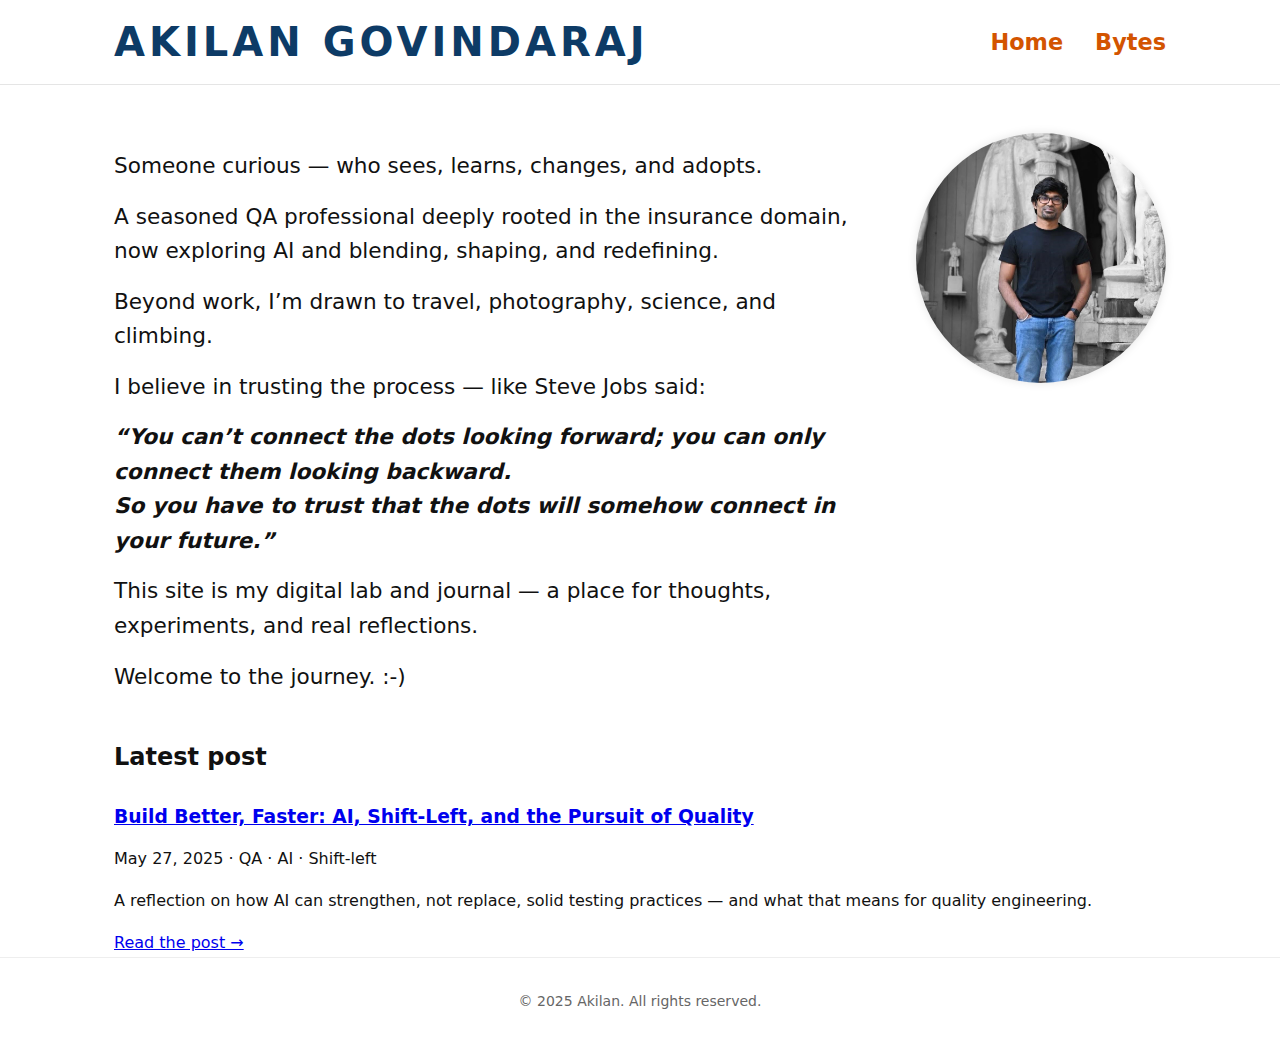
<file: index.html>
<!DOCTYPE html>
<html lang="en">
<head>
  <meta charset="UTF-8" />
  <meta name="viewport" content="width=device-width, initial-scale=1" />
  <title>Akilan</title>
  <link rel="stylesheet" href="/assets/css/style.css" />
</head>
<body>

  <div class="page">

    <div id="header"></div>

    <main role="main" class="main-content container">

      <section class="about-layout">
        <div class="about-text">

          <p>Someone curious — who sees, learns, changes, and adopts.</p>

          <p>
            A seasoned QA professional deeply rooted in the insurance domain, now exploring AI and blending,
            shaping, and redefining.
          </p>

          <p>Beyond work, I’m drawn to travel, photography, science, and climbing.</p>

          <p>I believe in trusting the process — like Steve Jobs said:</p>

          <p>
            <strong><em>
              “You can’t connect the dots looking forward; you can only connect them looking backward.<br />
              So you have to trust that the dots will somehow connect in your future.”
            </em></strong>
          </p>

          <p>
            This site is my digital lab and journal — a place for thoughts, experiments, and real reflections.
          </p>

          <p>Welcome to the journey. :-)</p>
        </div>

        <div class="about-photo">
          <img
            src="/assets/images/profile-photo.jpg"
            alt="Akilan"
            class="profile-photo"
          />
        </div>
      </section>

      <section class="latest-post">
        <h2>Latest post</h2>
        <article class="post-card">
          <h3>
            <a href="posts/build-better-faster-ai.html">
              Build Better, Faster: AI, Shift-Left, and the Pursuit of Quality
            </a>
          </h3>
          <p class="post-meta">May 27, 2025 · QA · AI · Shift-left</p>
          <p class="post-excerpt">
            A reflection on how AI can strengthen, not replace, solid testing practices — and what
            that means for quality engineering.
          </p>
          <a class="post-link" href="posts/build-better-faster-ai.html">Read the post →</a>
        </article>
      </section>

    </main>

    <div id="footer"></div>
  </div>

  <script src="assets/js/includes.js"></script>
</body>
</html>
</file>
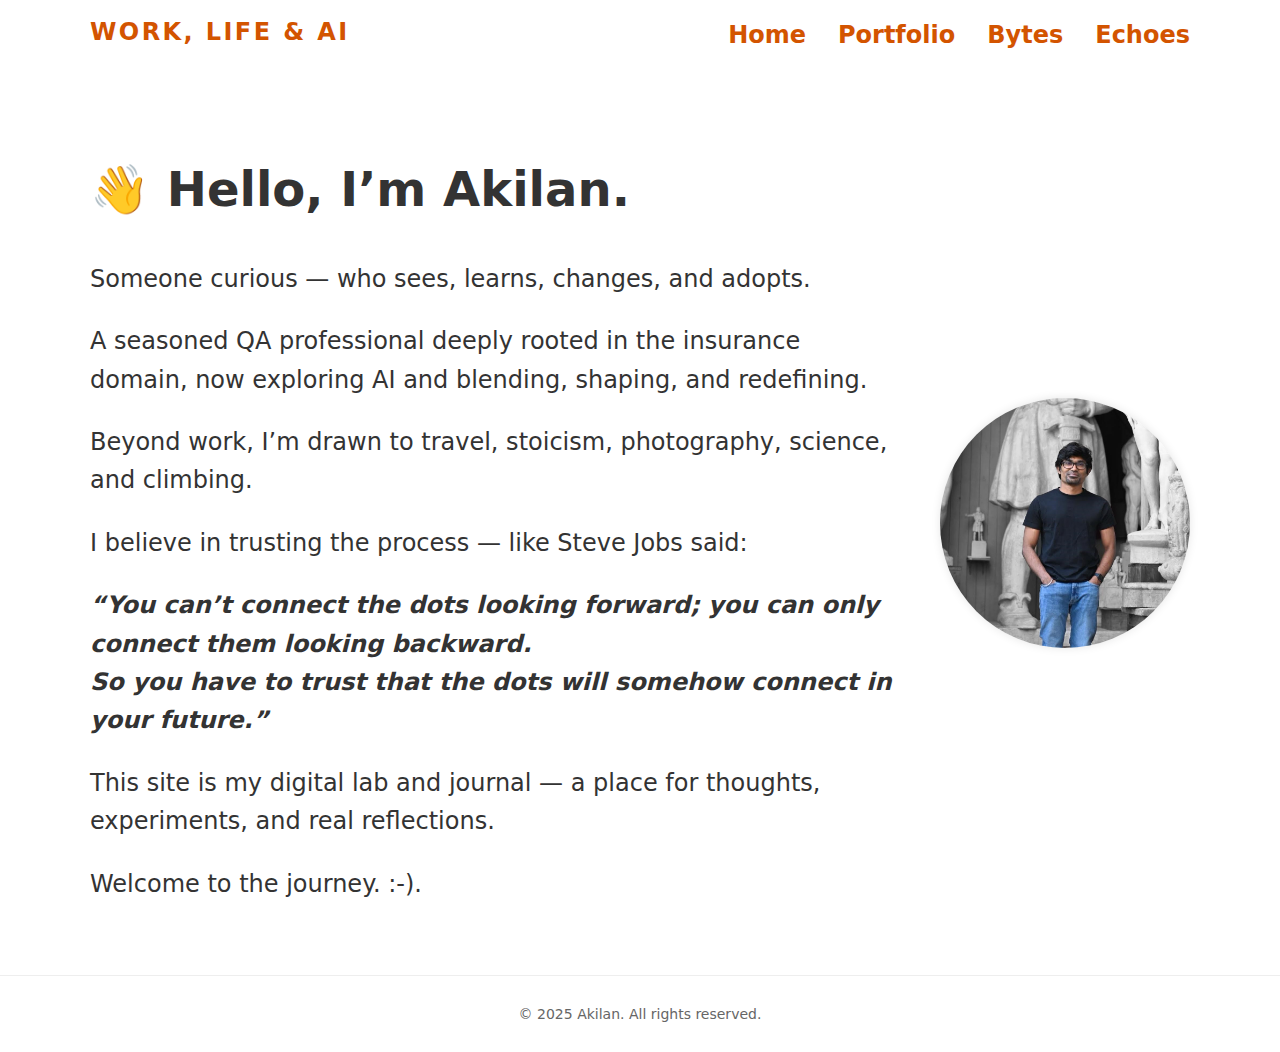
<file: _site/index.html>
<!DOCTYPE html>
<html lang="en">
<head>
  <meta charset="UTF-8" />
  <meta name="viewport" content="width=device-width, initial-scale=1" />
  <title>Home</title>
  <link rel="stylesheet" href="/css/style.css" />
</head>
<body>
  <nav class="site-nav" role="navigation" aria-label="Primary navigation">
    <div class="nav-container">
      <a href="/" class="site-name">WORK, LIFE & AI</a>
      <ul>
        <li><a href="/">Home</a></li>
        <li><a href="/portfolio/">Portfolio</a></li>
        <li><a href="/bytes/">Bytes</a></li>
        <li><a href="/echoes/">Echoes</a></li>
      </ul>
    </div>
  </nav>

  <main role="main" class="main-content">
    <section class="about-text">
      <h1 id="-hello-im-akilan">👋 Hello, I’m Akilan.</h1>

<p>Someone curious — who sees, learns, changes, and adopts.</p>

<p>A seasoned QA professional deeply rooted in the insurance domain, now exploring AI and blending, shaping, and redefining.</p>

<p>Beyond work, I’m drawn to travel, stoicism, photography, science, and climbing.</p>

<p>I believe in trusting the process — like Steve Jobs said:</p>

<p><strong><em>“You can’t connect the dots looking forward; you can only connect them looking backward.<br />
So you have to trust that the dots will somehow connect in your future.”</em></strong></p>

<p>This site is my digital lab and journal — a place for thoughts, experiments, and real reflections.</p>

<p>Welcome to the journey. :-).</p>

    </section>

    <!-- Profile photo on the right (desktop), on top (mobile) -->
    <img src="/assets/images/profile-photo.jpg" alt="Akilan" class="profile-photo" />
  </main>

  <footer class="site-footer">
    <p>&copy; 2025 Akilan. All rights reserved.</p>
  </footer>
</body>
</html>
</file>
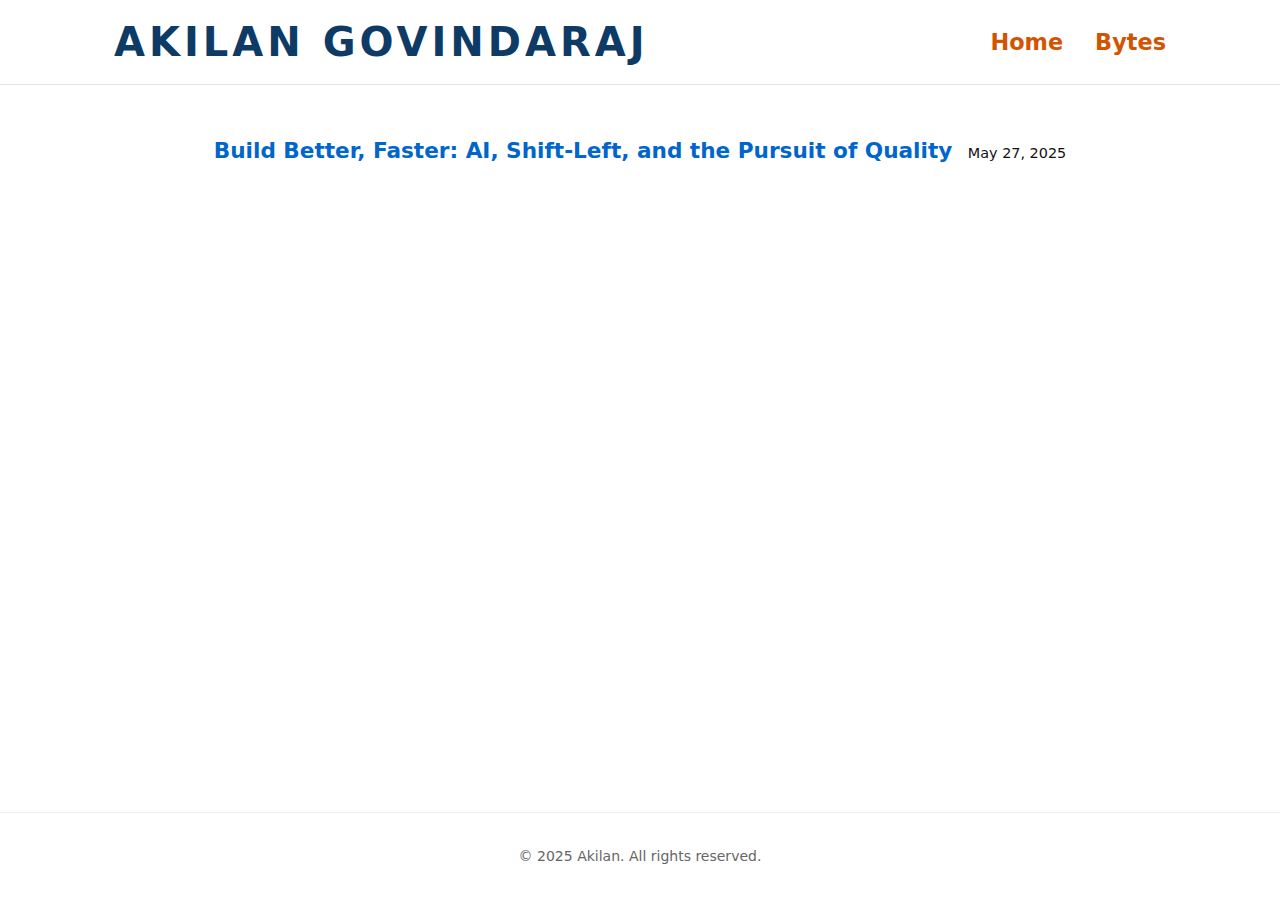
<file: bytes/index.html>
<!DOCTYPE html>
<html lang="en">
<head>
  <meta charset="UTF-8" />
  <meta name="viewport" content="width=device-width, initial-scale=1" />
  <title>Bytes</title>
  <link rel="stylesheet" href="/assets/css/style.css" />
</head>
<body>

    <div class="page">

        <div id="header"></div>

            <main role="main" class="main-content container">

                <section class="bytes-section">

                    <ul class="bytes-list">
                        <li class="bytes-item">
                            <a href="/posts/build-better-faster-ai/">
                                Build Better, Faster: AI, Shift-Left, and the Pursuit of Quality
                            </a>
                            <span class="bytes-date">May 27, 2025</span>
                        </li>
                    </ul>
                </section>
            </main>

        <div id="footer"></div>
    </div>

  <script src="/assets/js/includes.js"></script>
</body>
</html>
</file>
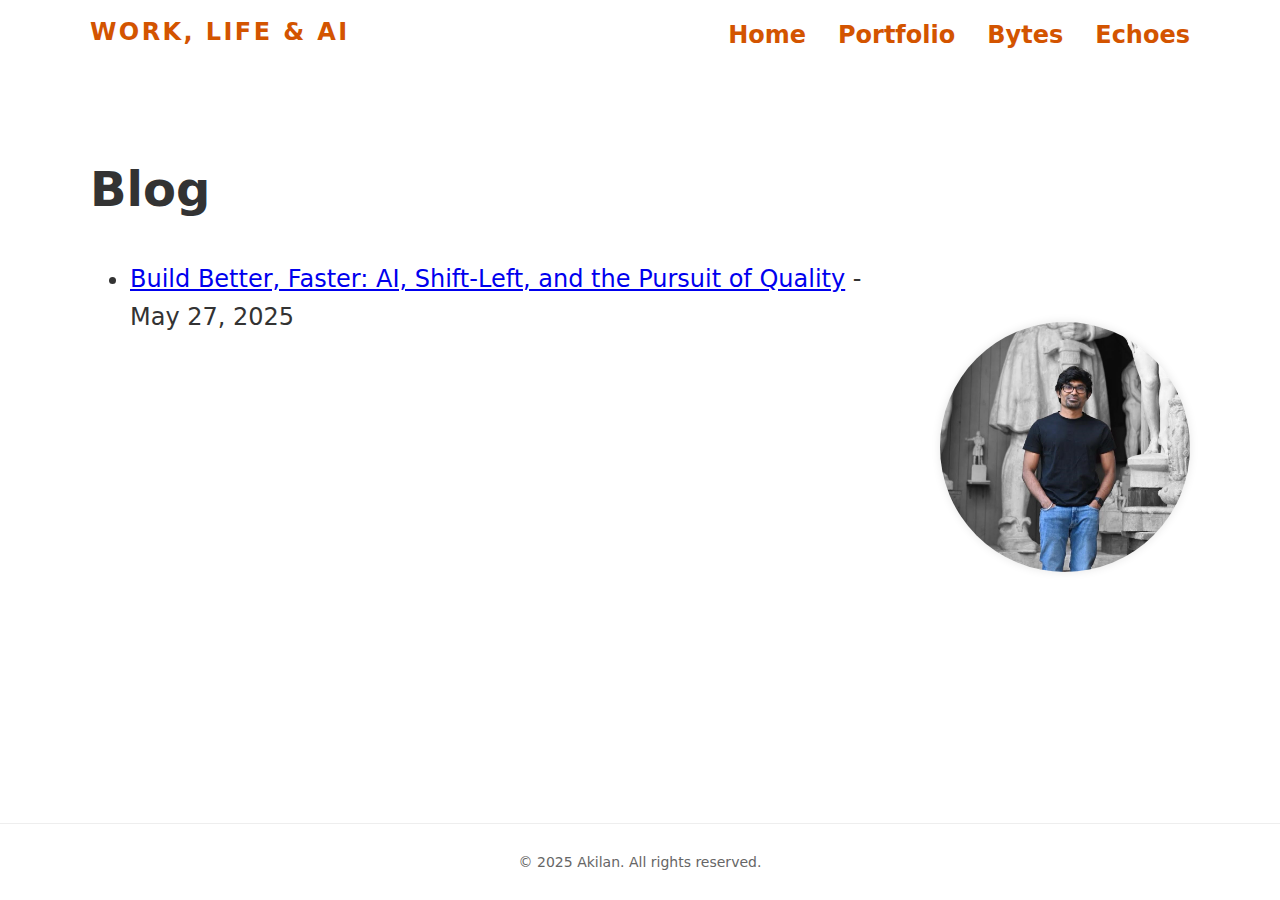
<file: _site/blog/index.html>
<!DOCTYPE html>
<html lang="en">
<head>
  <meta charset="UTF-8" />
  <meta name="viewport" content="width=device-width, initial-scale=1" />
  <title>Blog</title>
  <link rel="stylesheet" href="/css/style.css" />
</head>
<body>
  <nav class="site-nav" role="navigation" aria-label="Primary navigation">
    <div class="nav-container">
      <a href="/" class="site-name">WORK, LIFE & AI</a>
      <ul>
        <li><a href="/">Home</a></li>
        <li><a href="/portfolio/">Portfolio</a></li>
        <li><a href="/bytes/">Bytes</a></li>
        <li><a href="/echoes/">Echoes</a></li>
      </ul>
    </div>
  </nav>

  <main role="main" class="main-content">
    <section class="about-text">
      <h1 id="blog">Blog</h1>

<ul>
  
    <li><a href="/2025/05/27/build-better-faster-ai-shift-left/">Build Better, Faster: AI, Shift-Left, and the Pursuit of Quality</a> - May 27, 2025</li>
  
</ul>

    </section>

    
    
      <img src="/assets/images/profile-photo.jpg" alt="Akilan" class="profile-photo" />
    
  </main>

  <footer class="site-footer">
    <p>&copy; 2025 Akilan. All rights reserved.</p>
  </footer>
</body>
</html>
</file>
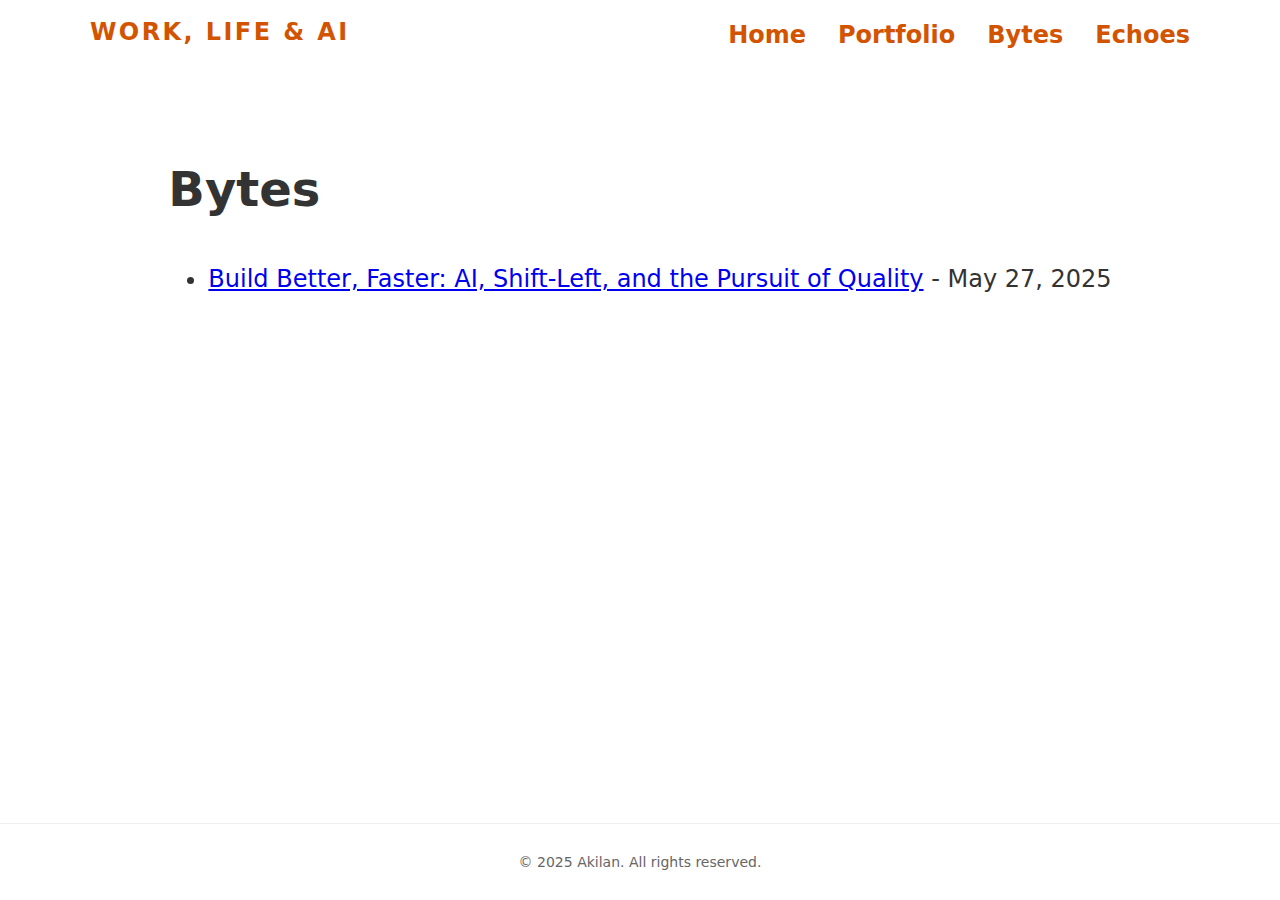
<file: _site/bytes/index.html>
<!DOCTYPE html>
<html lang="en">
<head>
  <meta charset="UTF-8" />
  <meta name="viewport" content="width=device-width, initial-scale=1" />
  <title>Bytes</title>
  <link rel="stylesheet" href="/css/style.css" />
</head>
<body>
  <nav class="site-nav" role="navigation" aria-label="Primary navigation">
    <div class="nav-container">
      <a href="/" class="site-name">WORK, LIFE & AI</a>
      <ul>
        <li><a href="/">Home</a></li>
        <li><a href="/portfolio/">Portfolio</a></li>
        <li><a href="/bytes/">Bytes</a></li>
        <li><a href="/echoes/">Echoes</a></li>
      </ul>
    </div>
  </nav>

  <main role="main" class="main-content">
    <section class="about-text">
      <h1 id="bytes">Bytes</h1>

<ul class="no-bullets">
  
    <li><a href="/2025/05/27/build-better-faster-ai-shift-left/">Build Better, Faster: AI, Shift-Left, and the Pursuit of Quality</a> - May 27, 2025</li>
  
</ul>


    </section>

    
    
  </main>

  <footer class="site-footer">
    <p>&copy; 2025 Akilan. All rights reserved.</p>
  </footer>
</body>
</html>
</file>
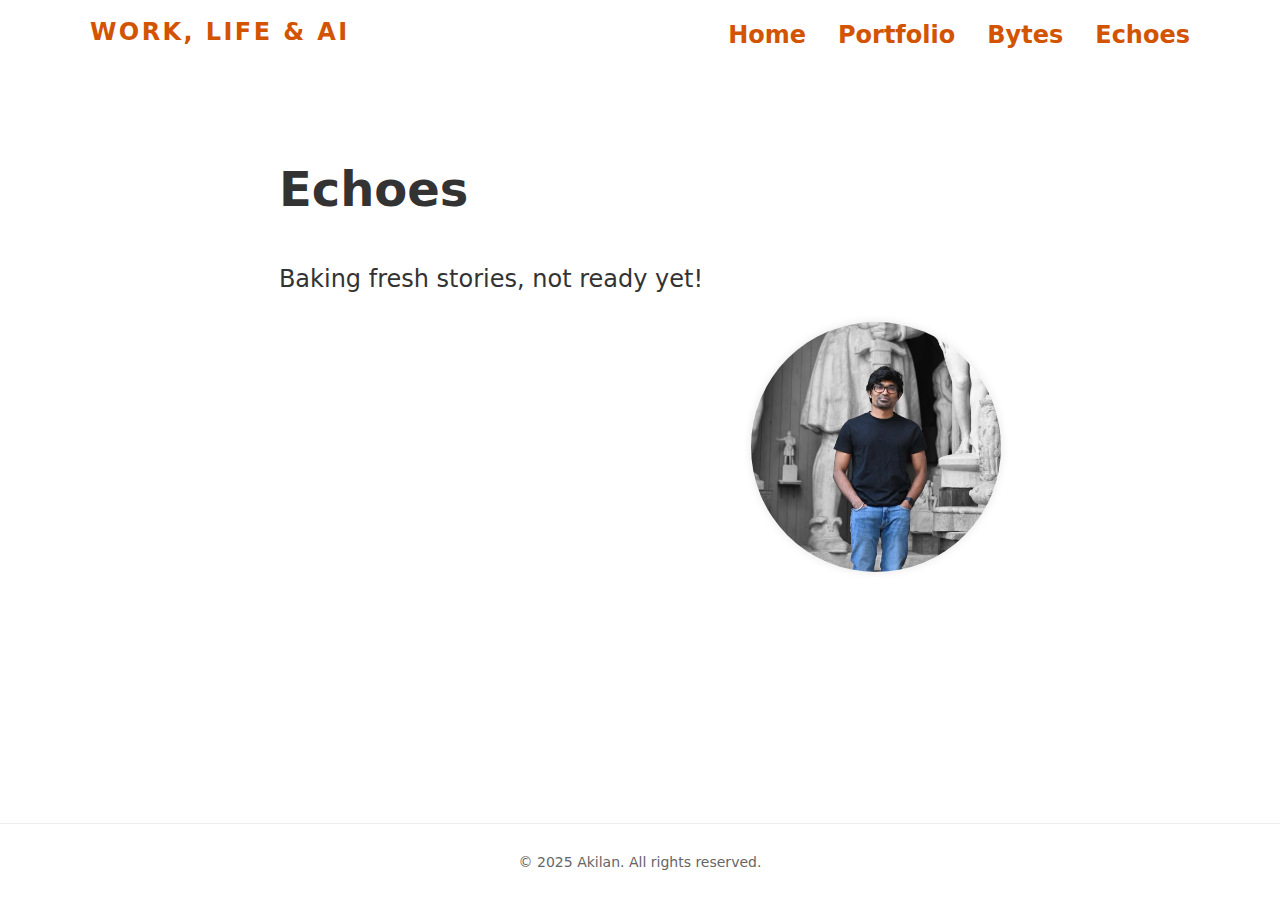
<file: _site/echoes/index.html>
<!DOCTYPE html>
<html lang="en">
<head>
  <meta charset="UTF-8" />
  <meta name="viewport" content="width=device-width, initial-scale=1" />
  <title>Echoes</title>
  <link rel="stylesheet" href="/css/style.css" />
</head>
<body>
  <nav class="site-nav" role="navigation" aria-label="Primary navigation">
    <div class="nav-container">
      <a href="/" class="site-name">WORK, LIFE & AI</a>
      <ul>
        <li><a href="/">Home</a></li>
        <li><a href="/portfolio/">Portfolio</a></li>
        <li><a href="/bytes/">Bytes</a></li>
        <li><a href="/echoes/">Echoes</a></li>
      </ul>
    </div>
  </nav>

  <main role="main" class="main-content">
    <section class="about-text">
      <h1 id="echoes">Echoes</h1>
<p>Baking fresh stories, not ready yet!</p>

    </section>

    <!-- Profile photo on the right (desktop), on top (mobile) -->
    <img src="/assets/images/profile-photo.jpg" alt="Akilan" class="profile-photo" />
  </main>

  <footer class="site-footer">
    <p>&copy; 2025 Akilan. All rights reserved.</p>
  </footer>
</body>
</html>
</file>
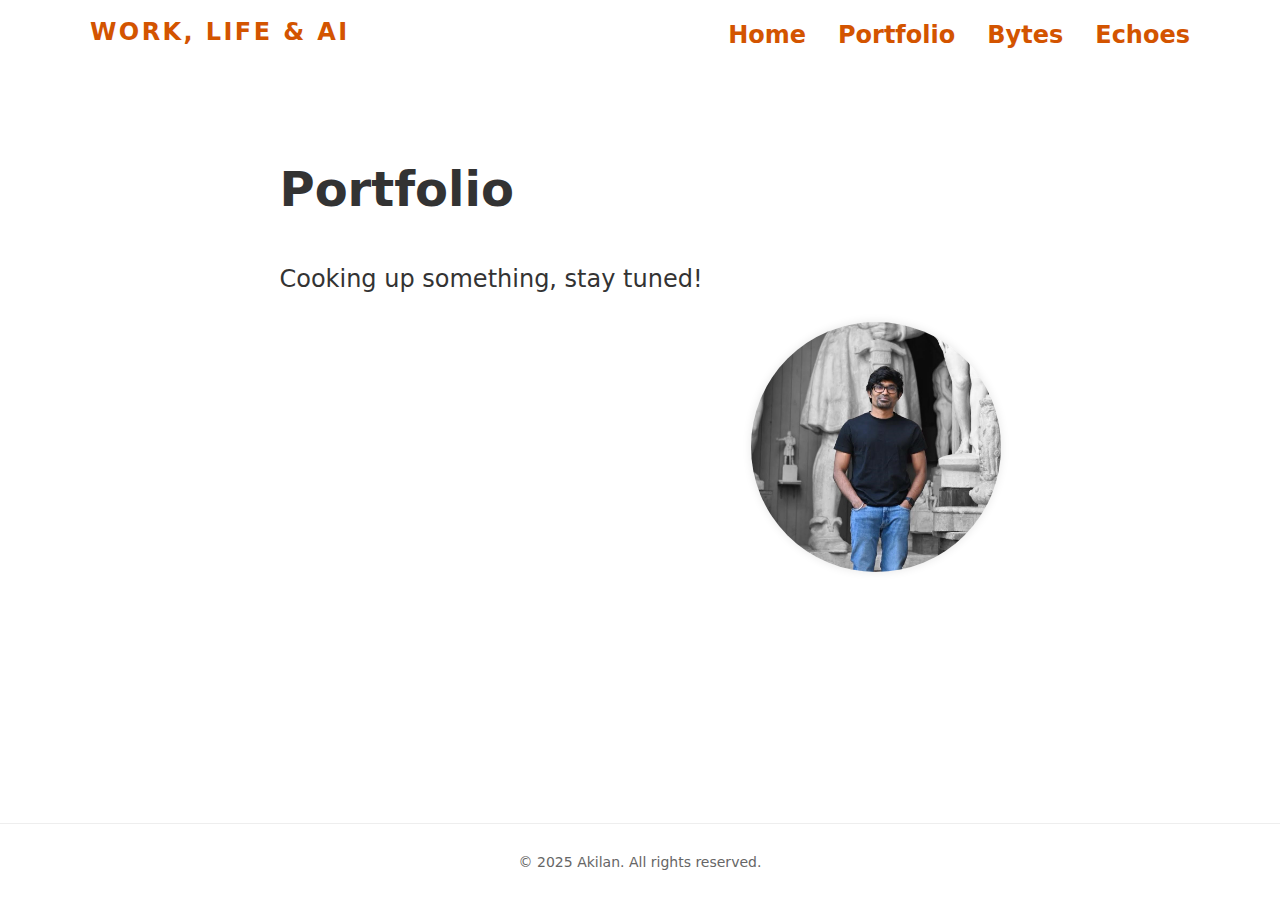
<file: _site/portfolio/index.html>
<!DOCTYPE html>
<html lang="en">
<head>
  <meta charset="UTF-8" />
  <meta name="viewport" content="width=device-width, initial-scale=1" />
  <title>Portfolio</title>
  <link rel="stylesheet" href="/css/style.css" />
</head>
<body>
  <nav class="site-nav" role="navigation" aria-label="Primary navigation">
    <div class="nav-container">
      <a href="/" class="site-name">WORK, LIFE & AI</a>
      <ul>
        <li><a href="/">Home</a></li>
        <li><a href="/portfolio/">Portfolio</a></li>
        <li><a href="/bytes/">Bytes</a></li>
        <li><a href="/echoes/">Echoes</a></li>
      </ul>
    </div>
  </nav>

  <main role="main" class="main-content">
    <section class="about-text">
      <h1 id="portfolio">Portfolio</h1>
<p>Cooking up something, stay tuned!</p>

    </section>

    <!-- Profile photo on the right (desktop), on top (mobile) -->
    <img src="/assets/images/profile-photo.jpg" alt="Akilan" class="profile-photo" />
  </main>

  <footer class="site-footer">
    <p>&copy; 2025 Akilan. All rights reserved.</p>
  </footer>
</body>
</html>
</file>
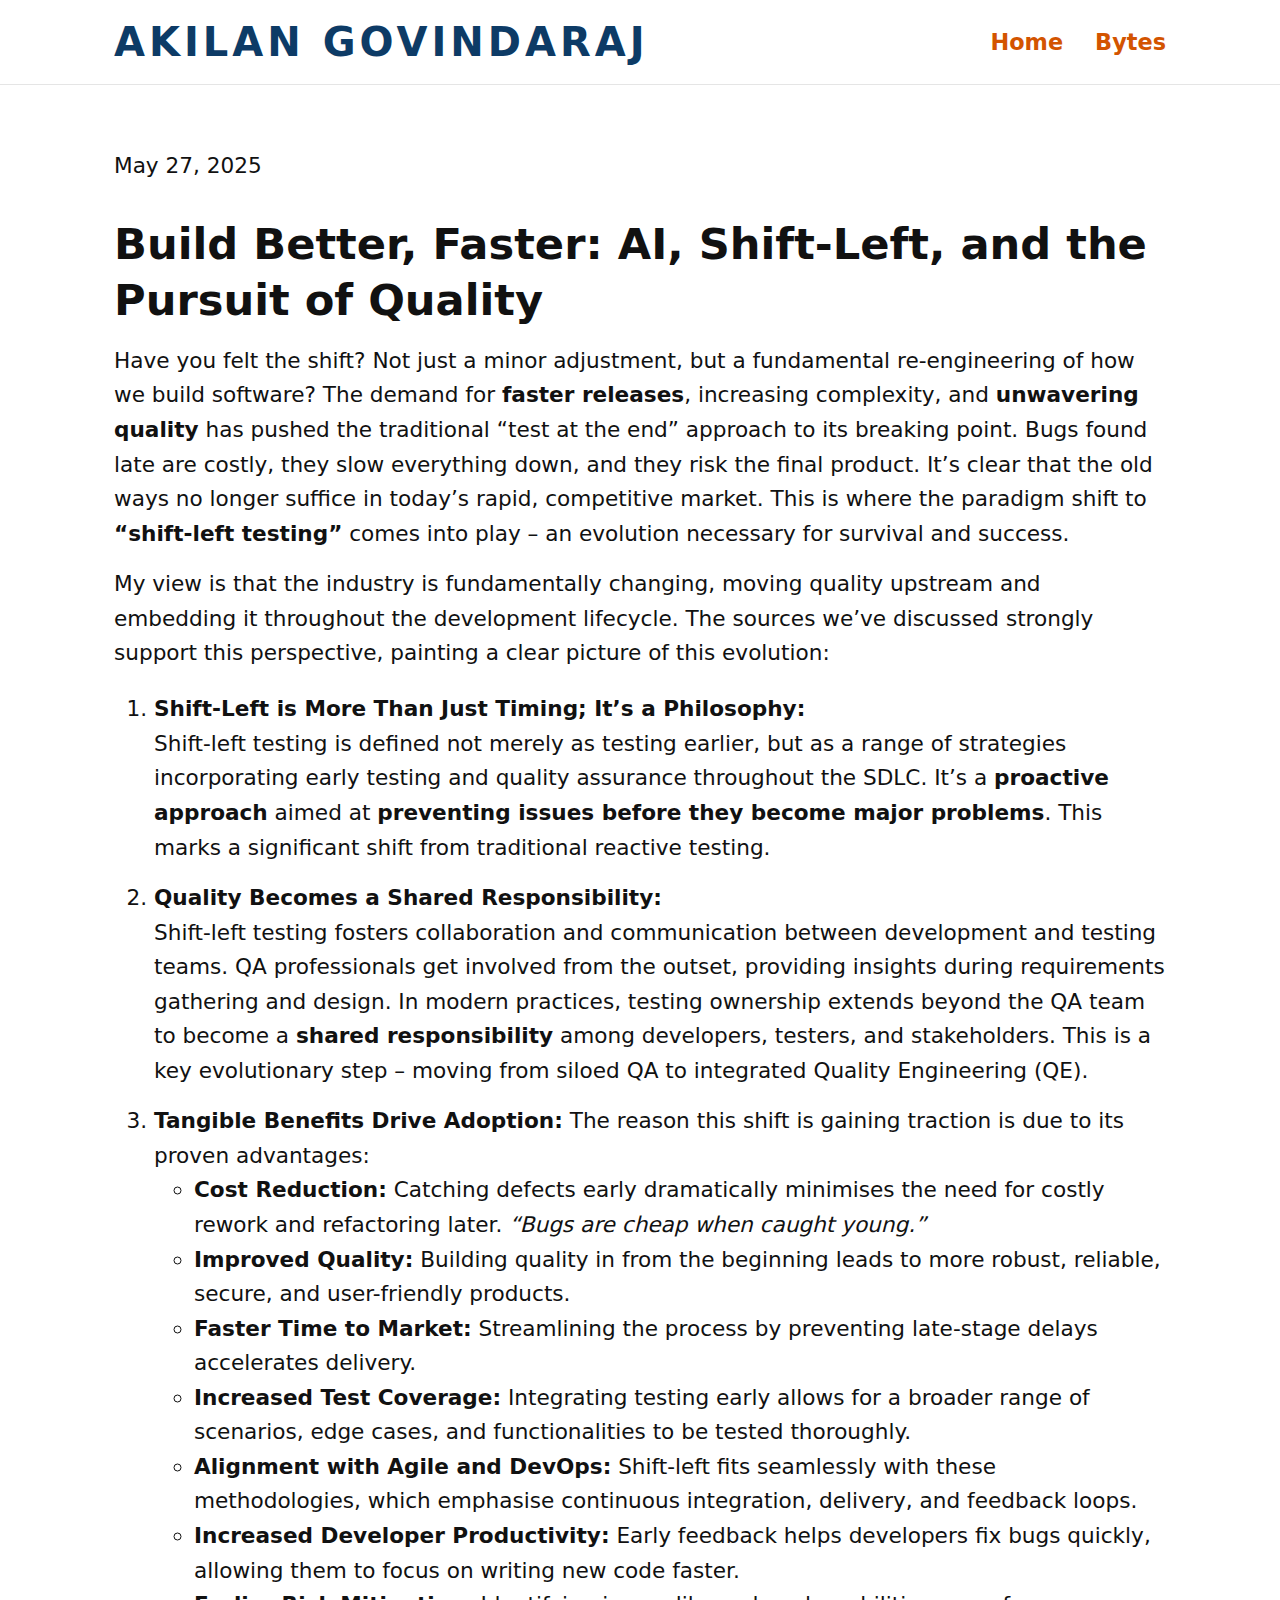
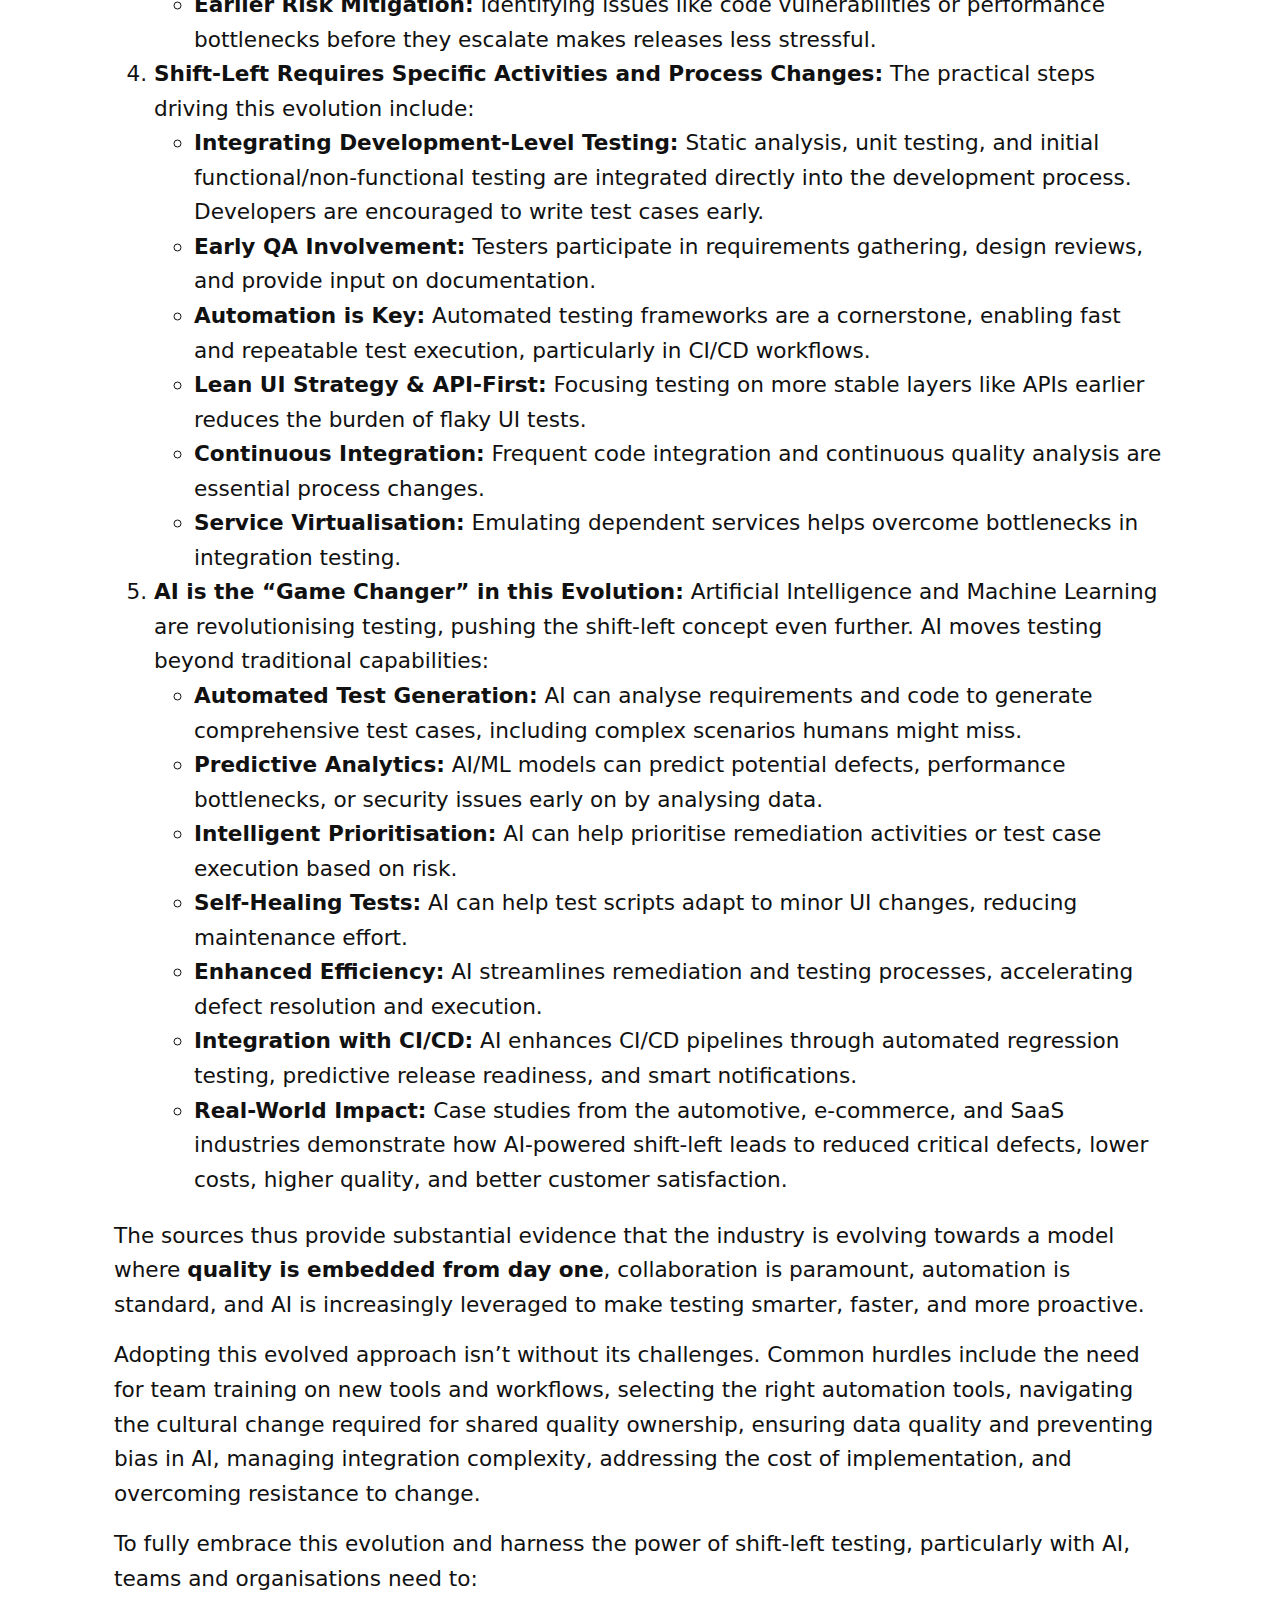
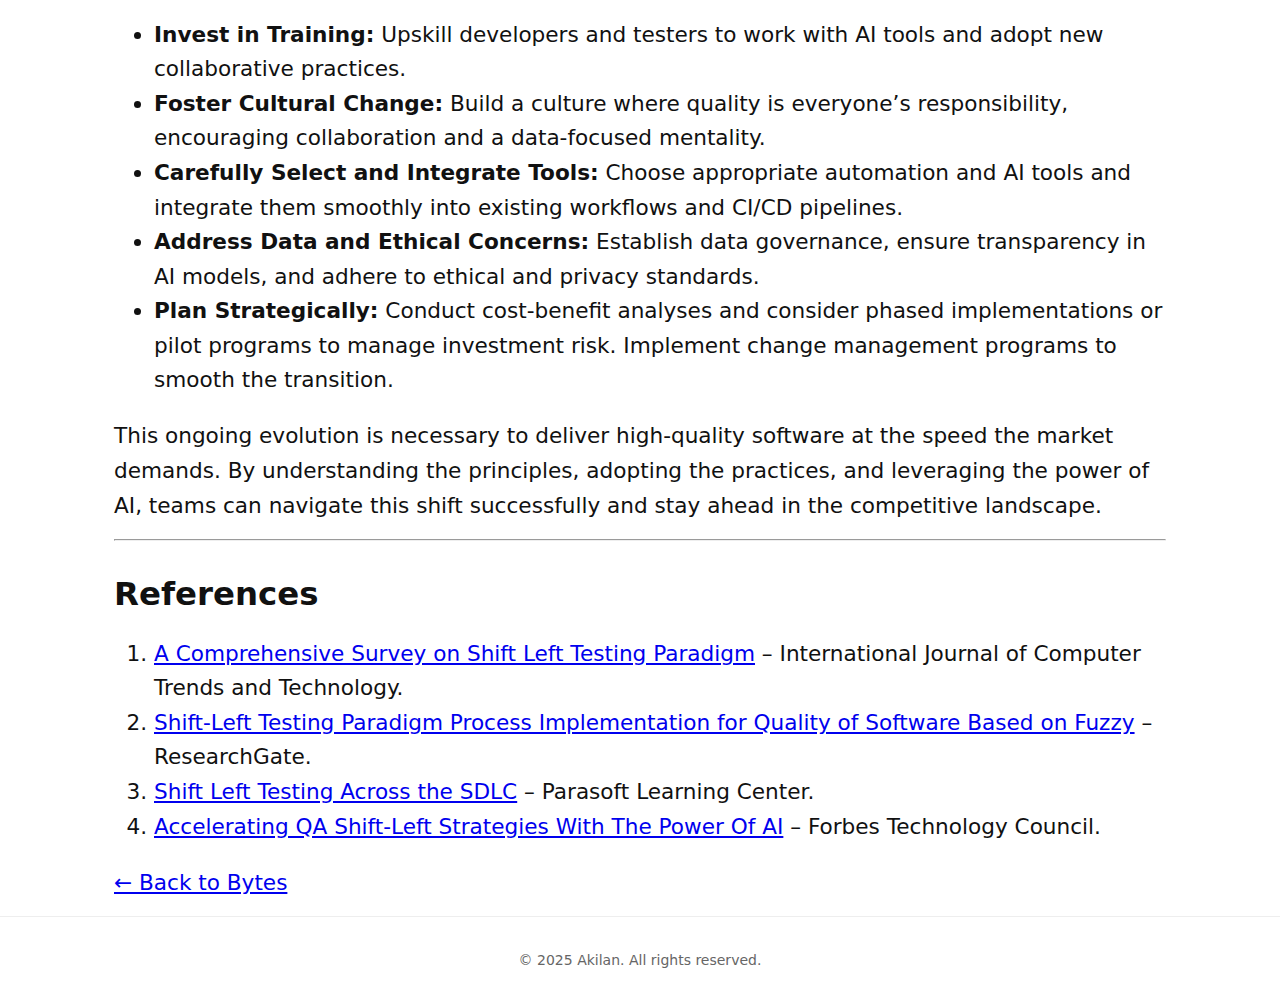
<file: posts/build-better-faster-ai/index.html>
<!DOCTYPE html>
<html lang="en">
<head>
  <meta charset="UTF-8" />
  <meta name="viewport" content="width=device-width, initial-scale=1" />
  <title>Build Better, Faster: AI, Shift-Left, and the Pursuit of Quality</title>
  <link rel="stylesheet" href="/assets/css/style.css" />
</head>
<body>

  <div class="page">
    <div id="header"></div>

    <main role="main" class="main-content container">
      <section class="post-main">
        <!-- <div class="blog-picture">
            <img
                src="/assets/images/Pursuit of Quality.png"
                alt="Pursuit of Quality"
            />
        </div> -->

        <article class="post-content">
    
          <p class="post-date">May 27, 2025</p>

          <h1>Build Better, Faster: AI, Shift-Left, and the Pursuit of Quality</h1>

          <p>Have you felt the shift? Not just a minor adjustment, but a fundamental re-engineering of how we build software? The demand for <strong>faster releases</strong>, increasing complexity, and <strong>unwavering quality</strong> has pushed the traditional “test at the end” approach to its breaking point. Bugs found late are costly, they slow everything down, and they risk the final product. It’s clear that the old ways no longer suffice in today’s rapid, competitive market. This is where the paradigm shift to <strong>“shift-left testing”</strong> comes into play – an evolution necessary for survival and success.</p>

          <p>My view is that the industry is fundamentally changing, moving quality upstream and embedding it throughout the development lifecycle. The sources we’ve discussed strongly support this perspective, painting a clear picture of this evolution:</p>

          <ol>
            <li>
              <p><strong>Shift-Left is More Than Just Timing; It’s a Philosophy:</strong><br />
              Shift-left testing is defined not merely as testing earlier, but as a range of strategies incorporating early testing and quality assurance throughout the SDLC. It’s a <strong>proactive approach</strong> aimed at <strong>preventing issues before they become major problems</strong>. This marks a significant shift from traditional reactive testing.</p>
            </li>
            <li>
              <p><strong>Quality Becomes a Shared Responsibility:</strong><br />
              Shift-left testing fosters collaboration and communication between development and testing teams. QA professionals get involved from the outset, providing insights during requirements gathering and design. In modern practices, testing ownership extends beyond the QA team to become a <strong>shared responsibility</strong> among developers, testers, and stakeholders. This is a key evolutionary step – moving from siloed QA to integrated Quality Engineering (QE).</p>
            </li>
            <li><strong>Tangible Benefits Drive Adoption:</strong> The reason this shift is gaining traction is due to its proven advantages:
              <ul>
                <li><strong>Cost Reduction:</strong> Catching defects early dramatically minimises the need for costly rework and refactoring later. <em>“Bugs are cheap when caught young.”</em></li>
                <li><strong>Improved Quality:</strong> Building quality in from the beginning leads to more robust, reliable, secure, and user-friendly products.</li>
                <li><strong>Faster Time to Market:</strong> Streamlining the process by preventing late-stage delays accelerates delivery.</li>
                <li><strong>Increased Test Coverage:</strong> Integrating testing early allows for a broader range of scenarios, edge cases, and functionalities to be tested thoroughly.</li>
                <li><strong>Alignment with Agile and DevOps:</strong> Shift-left fits seamlessly with these methodologies, which emphasise continuous integration, delivery, and feedback loops.</li>
                <li><strong>Increased Developer Productivity:</strong> Early feedback helps developers fix bugs quickly, allowing them to focus on writing new code faster.</li>
                <li><strong>Earlier Risk Mitigation:</strong> Identifying issues like code vulnerabilities or performance bottlenecks before they escalate makes releases less stressful.</li>
              </ul>
            </li>
            <li><strong>Shift-Left Requires Specific Activities and Process Changes:</strong> The practical steps driving this evolution include:
              <ul>
                <li><strong>Integrating Development-Level Testing:</strong> Static analysis, unit testing, and initial functional/non-functional testing are integrated directly into the development process. Developers are encouraged to write test cases early.</li>
                <li><strong>Early QA Involvement:</strong> Testers participate in requirements gathering, design reviews, and provide input on documentation.</li>
                <li><strong>Automation is Key:</strong> Automated testing frameworks are a cornerstone, enabling fast and repeatable test execution, particularly in CI/CD workflows.</li>
                <li><strong>Lean UI Strategy &amp; API-First:</strong> Focusing testing on more stable layers like APIs earlier reduces the burden of flaky UI tests.</li>
                <li><strong>Continuous Integration:</strong> Frequent code integration and continuous quality analysis are essential process changes.</li>
                <li><strong>Service Virtualisation:</strong> Emulating dependent services helps overcome bottlenecks in integration testing.</li>
              </ul>
            </li>
            <li><strong>AI is the “Game Changer” in this Evolution:</strong> Artificial Intelligence and Machine Learning are revolutionising testing, pushing the shift-left concept even further. AI moves testing beyond traditional capabilities:
              <ul>
                <li><strong>Automated Test Generation:</strong> AI can analyse requirements and code to generate comprehensive test cases, including complex scenarios humans might miss.</li>
                <li><strong>Predictive Analytics:</strong> AI/ML models can predict potential defects, performance bottlenecks, or security issues early on by analysing data.</li>
                <li><strong>Intelligent Prioritisation:</strong> AI can help prioritise remediation activities or test case execution based on risk.</li>
                <li><strong>Self-Healing Tests:</strong> AI can help test scripts adapt to minor UI changes, reducing maintenance effort.</li>
                <li><strong>Enhanced Efficiency:</strong> AI streamlines remediation and testing processes, accelerating defect resolution and execution.</li>
                <li><strong>Integration with CI/CD:</strong> AI enhances CI/CD pipelines through automated regression testing, predictive release readiness, and smart notifications.</li>
                <li><strong>Real-World Impact:</strong> Case studies from the automotive, e-commerce, and SaaS industries demonstrate how AI-powered shift-left leads to reduced critical defects, lower costs, higher quality, and better customer satisfaction.</li>
              </ul>
            </li>
          </ol>

          <p>The sources thus provide substantial evidence that the industry is evolving towards a model where <strong>quality is embedded from day one</strong>, collaboration is paramount, automation is standard, and AI is increasingly leveraged to make testing smarter, faster, and more proactive.</p>

          <p>Adopting this evolved approach isn’t without its challenges. Common hurdles include the need for team training on new tools and workflows, selecting the right automation tools, navigating the cultural change required for shared quality ownership, ensuring data quality and preventing bias in AI, managing integration complexity, addressing the cost of implementation, and overcoming resistance to change.</p>

          <p>To fully embrace this evolution and harness the power of shift-left testing, particularly with AI, teams and organisations need to:</p>

          <ul>
            <li><strong>Invest in Training:</strong> Upskill developers and testers to work with AI tools and adopt new collaborative practices.</li>
            <li><strong>Foster Cultural Change:</strong> Build a culture where quality is everyone’s responsibility, encouraging collaboration and a data-focused mentality.</li>
            <li><strong>Carefully Select and Integrate Tools:</strong> Choose appropriate automation and AI tools and integrate them smoothly into existing workflows and CI/CD pipelines.</li>
            <li><strong>Address Data and Ethical Concerns:</strong> Establish data governance, ensure transparency in AI models, and adhere to ethical and privacy standards.</li>
            <li><strong>Plan Strategically:</strong> Conduct cost-benefit analyses and consider phased implementations or pilot programs to manage investment risk. Implement change management programs to smooth the transition.</li>
          </ul>

          <p>This ongoing evolution is necessary to deliver high-quality software at the speed the market demands. By understanding the principles, adopting the practices, and leveraging the power of AI, teams can navigate this shift successfully and stay ahead in the competitive landscape.</p>

          <hr />

          <h2 id="references">References</h2>

          <ol>
            <li><a href="https://doi.org/10.14445/22312803/IJCTT-V72I12P104">A Comprehensive Survey on Shift Left Testing Paradigm</a> – International Journal of Computer Trends and Technology.</li>
            <li><a href="https://www.researchgate.net/publication/370477705_Shift-Left_Testing_Paradigm_Process_Implementation_for_Quality_of_Software_Based_on_Fuzzy">Shift-Left Testing Paradigm Process Implementation for Quality of Software Based on Fuzzy</a> – ResearchGate.</li>
            <li><a href="https://www.parasoft.com/learning-center/shift-left-testing-across-sdlc/">Shift Left Testing Across the SDLC</a> – Parasoft Learning Center.</li>
            <li><a href="https://www.forbes.com/councils/forbestechcouncil/2025/01/16/accelerating-qa-shift-left-strategies-with-the-power-of-ai/">Accelerating QA Shift-Left Strategies With The Power Of AI</a> – Forbes Technology Council.</li>
          </ol>

          <p><a href="/bytes/">← Back to Bytes</a></p>

          <!-- <p class="tags">
            🏷️ Tags:
            <a href="/tags/#ai">#AI</a>, 
            <a href="/tags/#shift-left">#shift-left</a>, 
            <a href="/tags/#quality">#quality</a>, 
            <a href="/tags/#software-testing">#software-testing</a>
          </p> -->

          <nav class="post-nav">
          </nav>

        </article>

      </section>
    </main>

    <div id="footer"></div>
  </div>

  <script src="/assets/js/includes.js"></script>
</body>
</html>
</file>
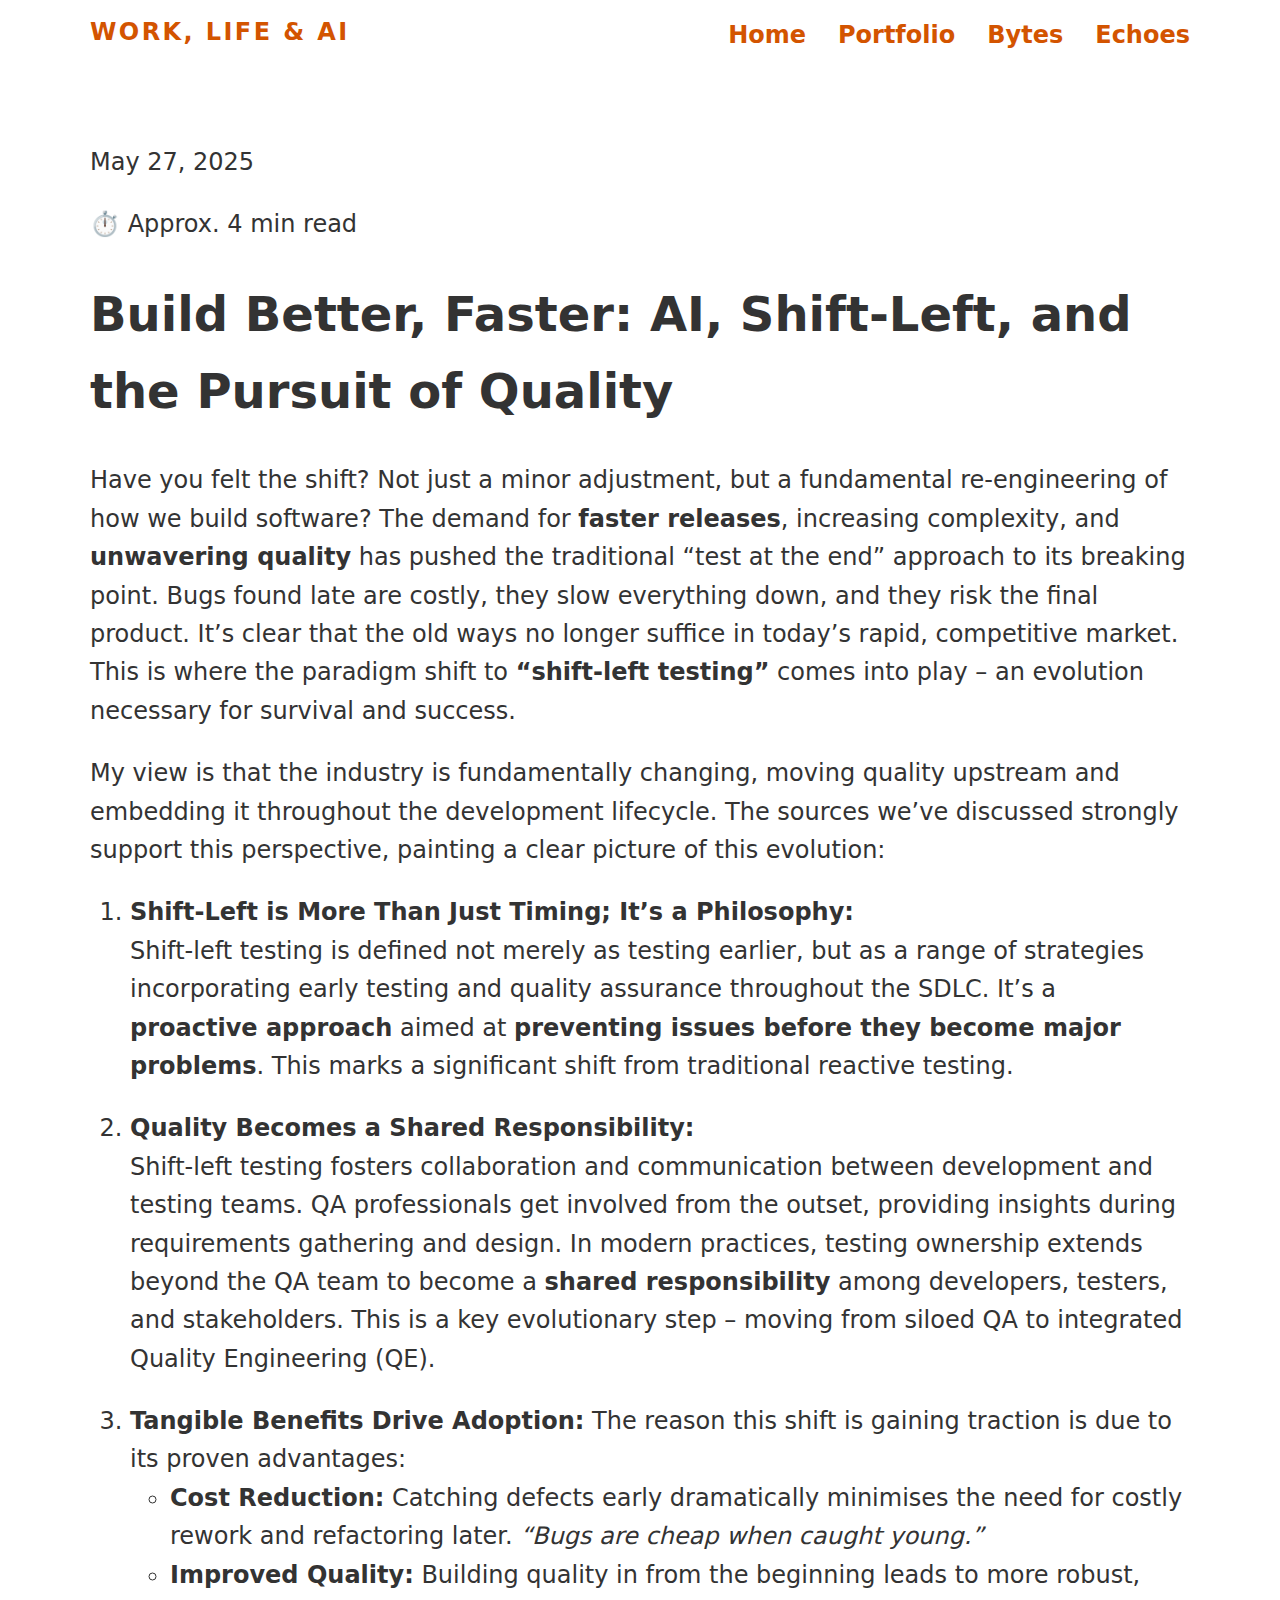
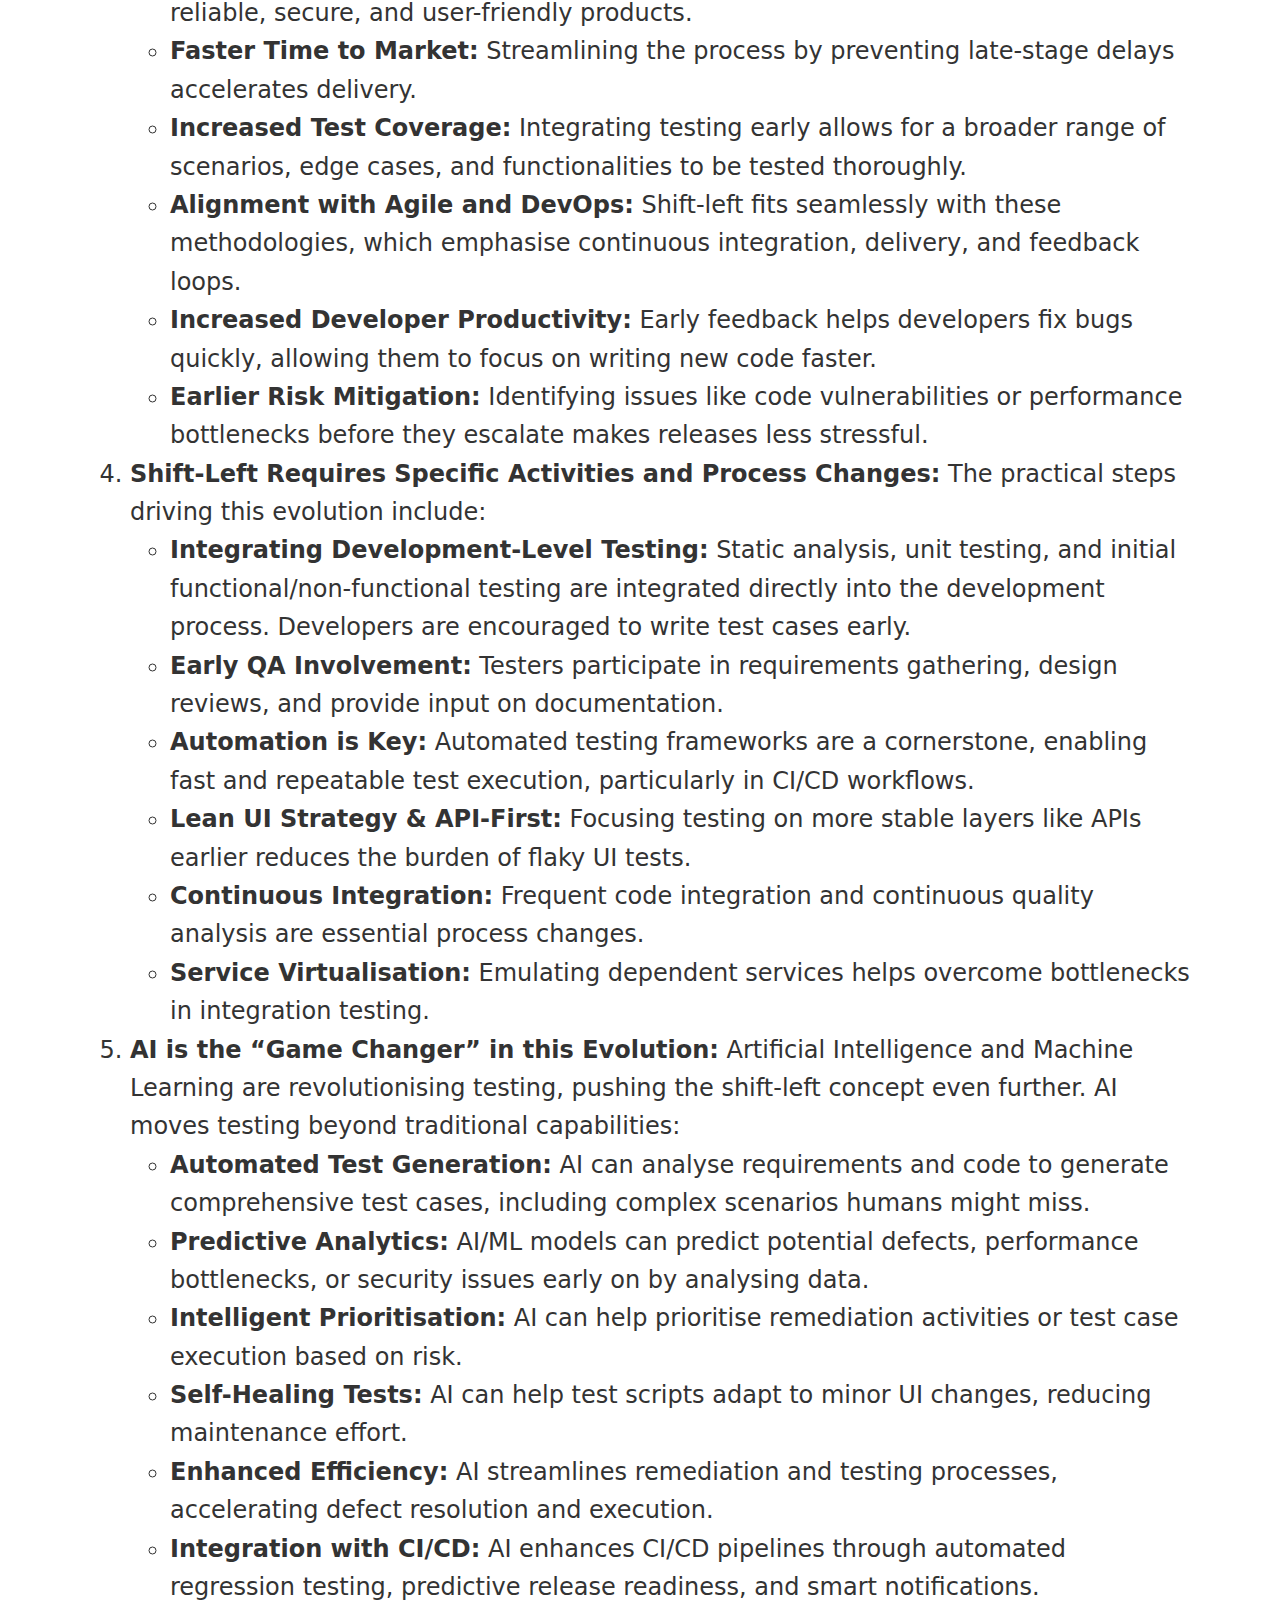
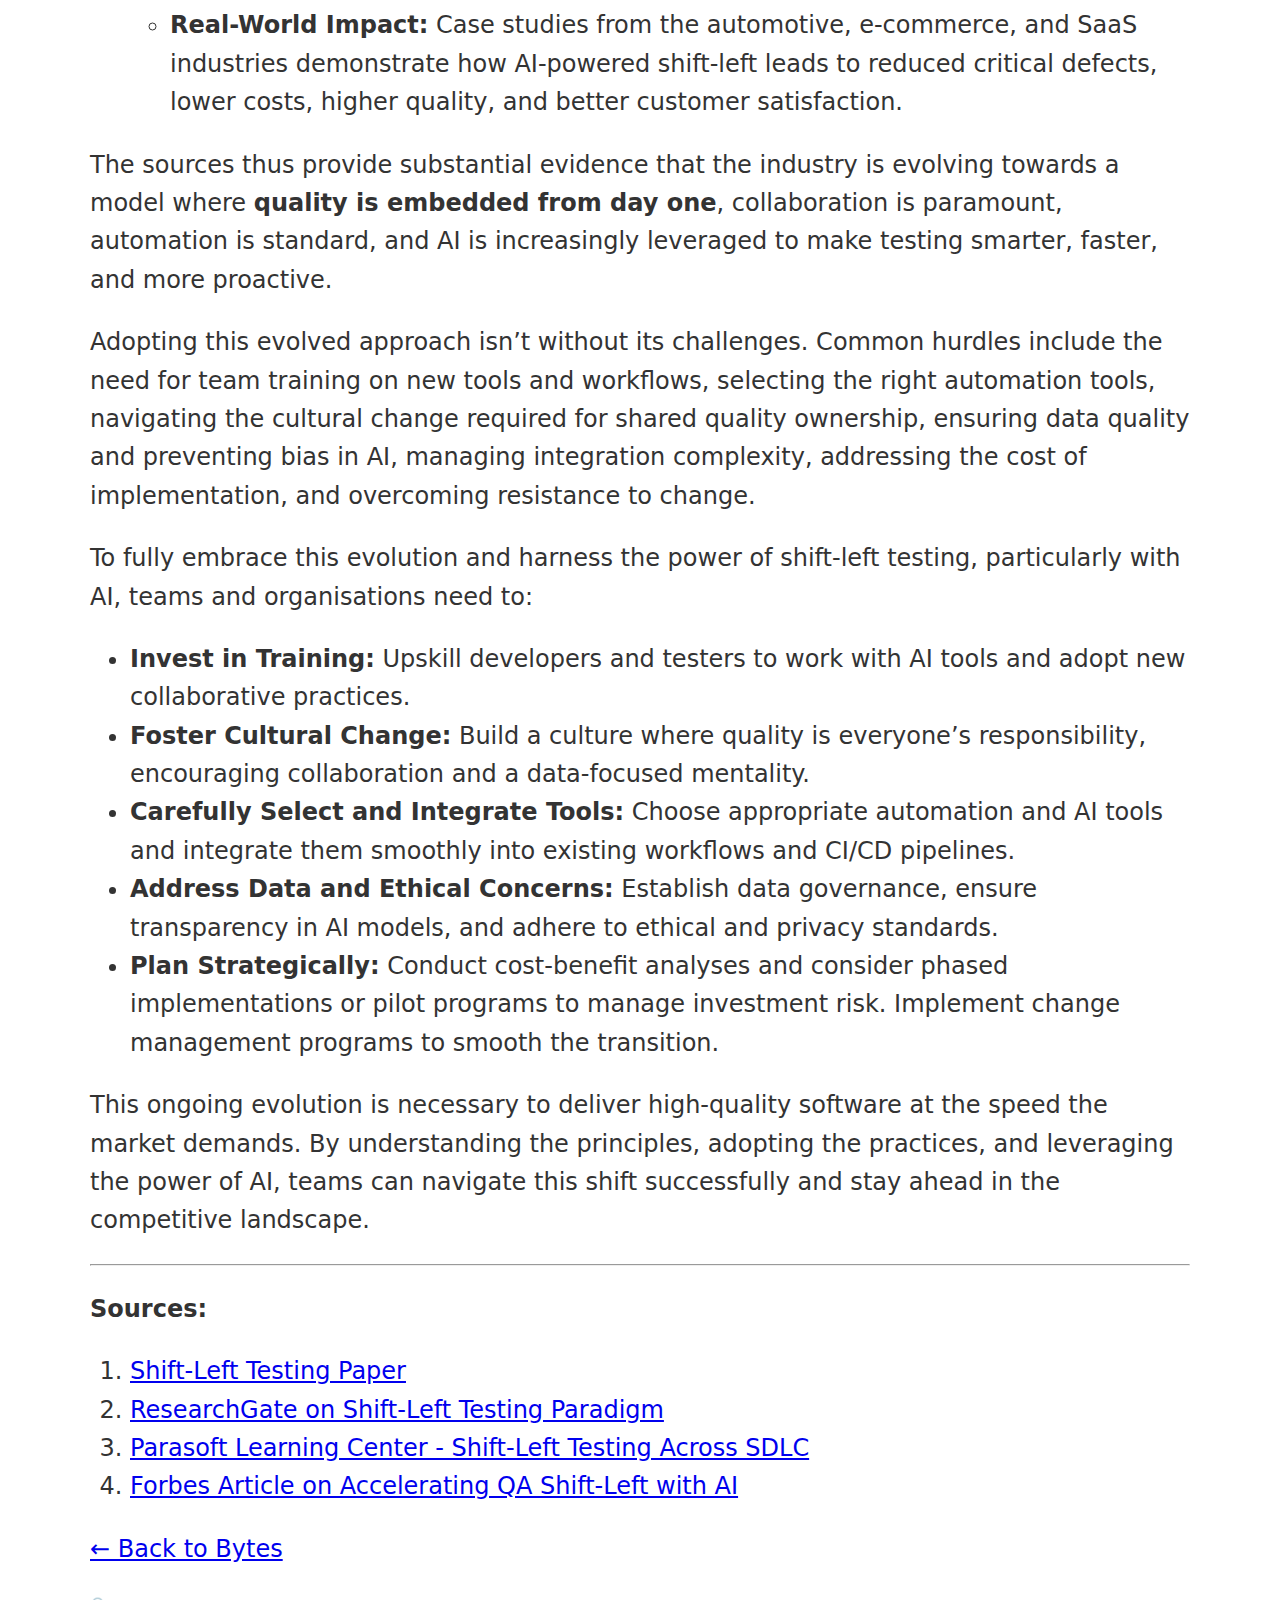
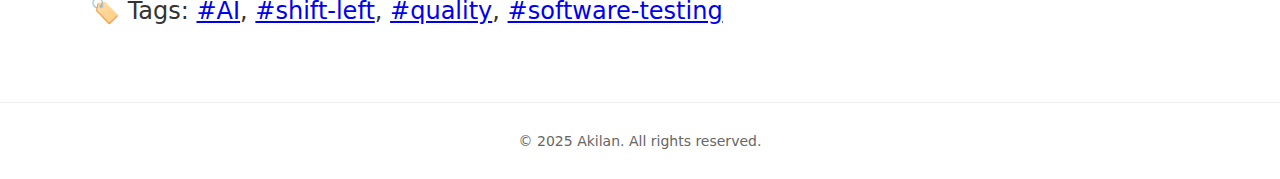
<file: _site/2025/05/27/build-better-faster-ai-shift-left/index.html>
<!DOCTYPE html>
<html lang="en">
<head>
  <meta charset="UTF-8" />
  <meta name="viewport" content="width=device-width, initial-scale=1" />
  <title>Build Better, Faster: AI, Shift-Left, and the Pursuit of Quality</title>
  <link rel="stylesheet" href="/css/style.css" />
</head>
<body>
  <nav class="site-nav" role="navigation" aria-label="Primary navigation">
    <div class="nav-container">
      <a href="/" class="site-name">WORK, LIFE & AI</a>
      <ul>
        <li><a href="/">Home</a></li>
        <li><a href="/portfolio/">Portfolio</a></li>
        <li><a href="/bytes/">Bytes</a></li>
        <li><a href="/echoes/">Echoes</a></li>
      </ul>
    </div>
  </nav>

  <main role="main" class="main-content">
    <section class="about-text">
      <main class="post-main">
  <article class="post-content">
    
    <p class="post-date">May 27, 2025</p>

    
    
    <p class="reading-time">⏱️ Approx. 4 min read</p>

    <h1>Build Better, Faster: AI, Shift-Left, and the Pursuit of Quality</h1>

    <p>Have you felt the shift? Not just a minor adjustment, but a fundamental re-engineering of how we build software? The demand for <strong>faster releases</strong>, increasing complexity, and <strong>unwavering quality</strong> has pushed the traditional “test at the end” approach to its breaking point. Bugs found late are costly, they slow everything down, and they risk the final product. It’s clear that the old ways no longer suffice in today’s rapid, competitive market. This is where the paradigm shift to <strong>“shift-left testing”</strong> comes into play – an evolution necessary for survival and success.</p>

<p>My view is that the industry is fundamentally changing, moving quality upstream and embedding it throughout the development lifecycle. The sources we’ve discussed strongly support this perspective, painting a clear picture of this evolution:</p>

<ol>
  <li>
    <p><strong>Shift-Left is More Than Just Timing; It’s a Philosophy:</strong><br />
Shift-left testing is defined not merely as testing earlier, but as a range of strategies incorporating early testing and quality assurance throughout the SDLC. It’s a <strong>proactive approach</strong> aimed at <strong>preventing issues before they become major problems</strong>. This marks a significant shift from traditional reactive testing.</p>
  </li>
  <li>
    <p><strong>Quality Becomes a Shared Responsibility:</strong><br />
Shift-left testing fosters collaboration and communication between development and testing teams. QA professionals get involved from the outset, providing insights during requirements gathering and design. In modern practices, testing ownership extends beyond the QA team to become a <strong>shared responsibility</strong> among developers, testers, and stakeholders. This is a key evolutionary step – moving from siloed QA to integrated Quality Engineering (QE).</p>
  </li>
  <li><strong>Tangible Benefits Drive Adoption:</strong> The reason this shift is gaining traction is due to its proven advantages:
    <ul>
      <li><strong>Cost Reduction:</strong> Catching defects early dramatically minimises the need for costly rework and refactoring later. <em>“Bugs are cheap when caught young.”</em></li>
      <li><strong>Improved Quality:</strong> Building quality in from the beginning leads to more robust, reliable, secure, and user-friendly products.</li>
      <li><strong>Faster Time to Market:</strong> Streamlining the process by preventing late-stage delays accelerates delivery.</li>
      <li><strong>Increased Test Coverage:</strong> Integrating testing early allows for a broader range of scenarios, edge cases, and functionalities to be tested thoroughly.</li>
      <li><strong>Alignment with Agile and DevOps:</strong> Shift-left fits seamlessly with these methodologies, which emphasise continuous integration, delivery, and feedback loops.</li>
      <li><strong>Increased Developer Productivity:</strong> Early feedback helps developers fix bugs quickly, allowing them to focus on writing new code faster.</li>
      <li><strong>Earlier Risk Mitigation:</strong> Identifying issues like code vulnerabilities or performance bottlenecks before they escalate makes releases less stressful.</li>
    </ul>
  </li>
  <li><strong>Shift-Left Requires Specific Activities and Process Changes:</strong> The practical steps driving this evolution include:
    <ul>
      <li><strong>Integrating Development-Level Testing:</strong> Static analysis, unit testing, and initial functional/non-functional testing are integrated directly into the development process. Developers are encouraged to write test cases early.</li>
      <li><strong>Early QA Involvement:</strong> Testers participate in requirements gathering, design reviews, and provide input on documentation.</li>
      <li><strong>Automation is Key:</strong> Automated testing frameworks are a cornerstone, enabling fast and repeatable test execution, particularly in CI/CD workflows.</li>
      <li><strong>Lean UI Strategy &amp; API-First:</strong> Focusing testing on more stable layers like APIs earlier reduces the burden of flaky UI tests.</li>
      <li><strong>Continuous Integration:</strong> Frequent code integration and continuous quality analysis are essential process changes.</li>
      <li><strong>Service Virtualisation:</strong> Emulating dependent services helps overcome bottlenecks in integration testing.</li>
    </ul>
  </li>
  <li><strong>AI is the “Game Changer” in this Evolution:</strong> Artificial Intelligence and Machine Learning are revolutionising testing, pushing the shift-left concept even further. AI moves testing beyond traditional capabilities:
    <ul>
      <li><strong>Automated Test Generation:</strong> AI can analyse requirements and code to generate comprehensive test cases, including complex scenarios humans might miss.</li>
      <li><strong>Predictive Analytics:</strong> AI/ML models can predict potential defects, performance bottlenecks, or security issues early on by analysing data.</li>
      <li><strong>Intelligent Prioritisation:</strong> AI can help prioritise remediation activities or test case execution based on risk.</li>
      <li><strong>Self-Healing Tests:</strong> AI can help test scripts adapt to minor UI changes, reducing maintenance effort.</li>
      <li><strong>Enhanced Efficiency:</strong> AI streamlines remediation and testing processes, accelerating defect resolution and execution.</li>
      <li><strong>Integration with CI/CD:</strong> AI enhances CI/CD pipelines through automated regression testing, predictive release readiness, and smart notifications.</li>
      <li><strong>Real-World Impact:</strong> Case studies from the automotive, e-commerce, and SaaS industries demonstrate how AI-powered shift-left leads to reduced critical defects, lower costs, higher quality, and better customer satisfaction.</li>
    </ul>
  </li>
</ol>

<p>The sources thus provide substantial evidence that the industry is evolving towards a model where <strong>quality is embedded from day one</strong>, collaboration is paramount, automation is standard, and AI is increasingly leveraged to make testing smarter, faster, and more proactive.</p>

<p>Adopting this evolved approach isn’t without its challenges. Common hurdles include the need for team training on new tools and workflows, selecting the right automation tools, navigating the cultural change required for shared quality ownership, ensuring data quality and preventing bias in AI, managing integration complexity, addressing the cost of implementation, and overcoming resistance to change.</p>

<p>To fully embrace this evolution and harness the power of shift-left testing, particularly with AI, teams and organisations need to:</p>

<ul>
  <li><strong>Invest in Training:</strong> Upskill developers and testers to work with AI tools and adopt new collaborative practices.</li>
  <li><strong>Foster Cultural Change:</strong> Build a culture where quality is everyone’s responsibility, encouraging collaboration and a data-focused mentality.</li>
  <li><strong>Carefully Select and Integrate Tools:</strong> Choose appropriate automation and AI tools and integrate them smoothly into existing workflows and CI/CD pipelines.</li>
  <li><strong>Address Data and Ethical Concerns:</strong> Establish data governance, ensure transparency in AI models, and adhere to ethical and privacy standards.</li>
  <li><strong>Plan Strategically:</strong> Conduct cost-benefit analyses and consider phased implementations or pilot programs to manage investment risk. Implement change management programs to smooth the transition.</li>
</ul>

<p>This ongoing evolution is necessary to deliver high-quality software at the speed the market demands. By understanding the principles, adopting the practices, and leveraging the power of AI, teams can navigate this shift successfully and stay ahead in the competitive landscape.</p>

<hr />

<p><strong>Sources:</strong></p>

<ol>
  <li><a href="https://doi.org/10.14445/22312803/IJCTT-V72I12P104">Shift-Left Testing Paper</a></li>
  <li><a href="https://www.researchgate.net/publication/370477705_Shift-Left_Testing_Paradigm_Process_Implementation_for_Quality_of_Software_Based_on_Fuzzy">ResearchGate on Shift-Left Testing Paradigm</a></li>
  <li><a href="https://www.parasoft.com/learning-center/shift-left-testing-across-sdlc/">Parasoft Learning Center - Shift-Left Testing Across SDLC</a></li>
  <li><a href="https://www.forbes.com/councils/forbestechcouncil/2025/01/16/accelerating-qa-shift-left-strategies-with-the-power-of-ai/">Forbes Article on Accelerating QA Shift-Left with AI</a></li>
</ol>


    <p><a href="/bytes/">← Back to Bytes</a></p>

    
      <p class="tags">
        🏷️ Tags:
        
          <a href="/tags/#ai">#AI</a>, 
        
          <a href="/tags/#shift-left">#shift-left</a>, 
        
          <a href="/tags/#quality">#quality</a>, 
        
          <a href="/tags/#software-testing">#software-testing</a>
        
      </p>
    

    <nav class="post-nav">
      
      
    </nav>
  </article>
</main>

    </section>

    
    
  </main>

  <footer class="site-footer">
    <p>&copy; 2025 Akilan. All rights reserved.</p>
  </footer>
</body>
</html>
</file>
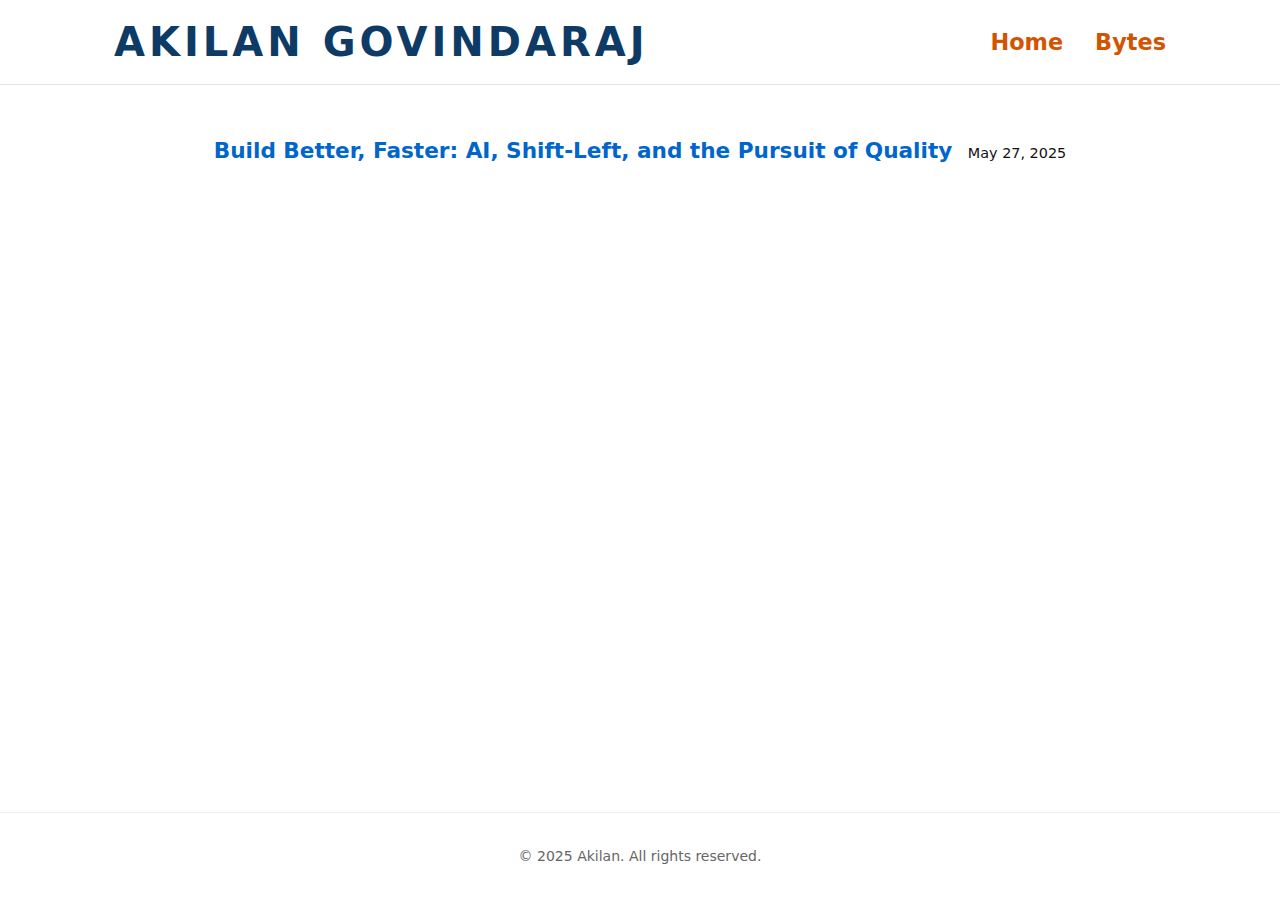
<file: bytes.html>
<!DOCTYPE html>
<html lang="en">
<head>
  <meta charset="UTF-8" />
  <meta name="viewport" content="width=device-width, initial-scale=1" />
  <title>Bytes</title>
  <link rel="stylesheet" href="/assets/css/style.css" />
</head>
<body>

    <div class="page">

        <div id="header"></div>

            <main role="main" class="main-content container">

                <section class="bytes-section">

                    <ul class="bytes-list">
                        <li class="bytes-item">
                            <a href="/posts/build-better-faster-ai.html">
                                Build Better, Faster: AI, Shift-Left, and the Pursuit of Quality
                            </a>
                            <span class="bytes-date">May 27, 2025</span>
                        </li>
                    </ul>
                </section>
            </main>

        <div id="footer"></div>
    </div>

  <script src="/assets/js/includes.js"></script>
</body>
</html>
</file>
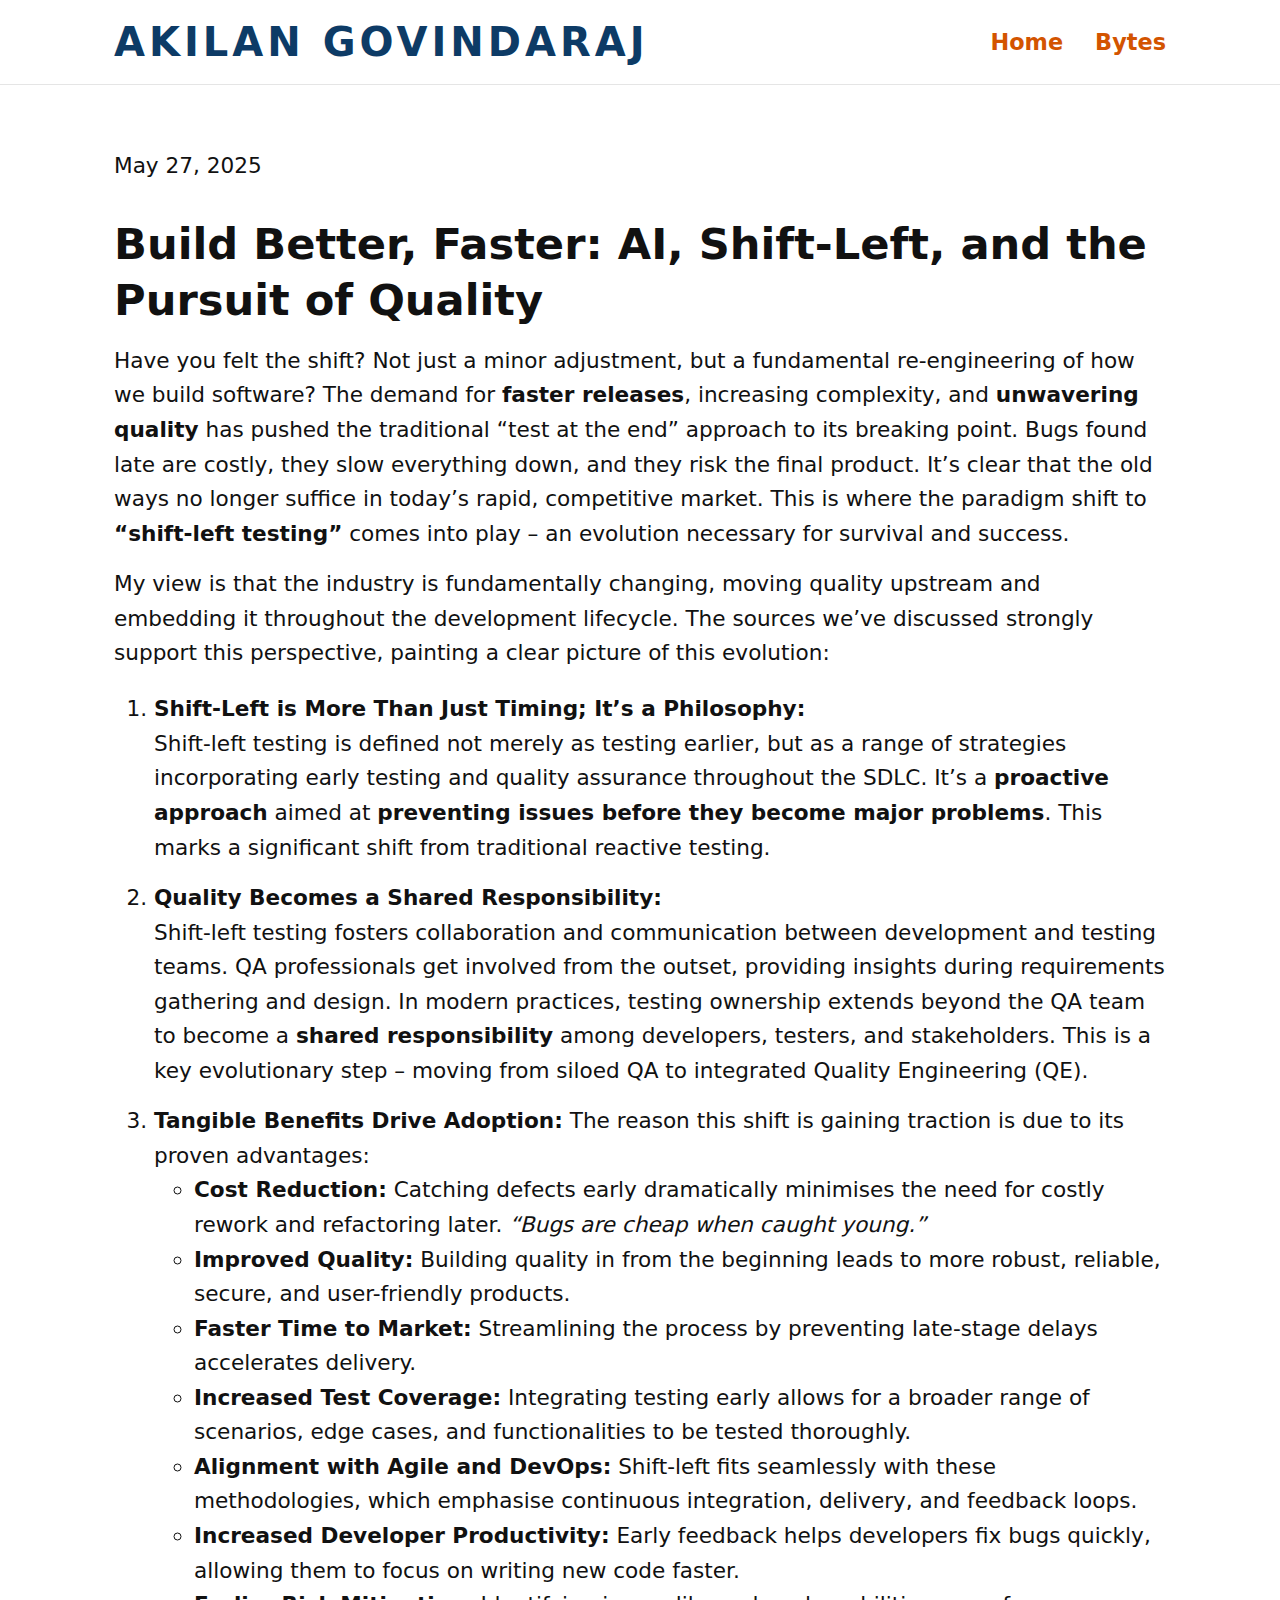
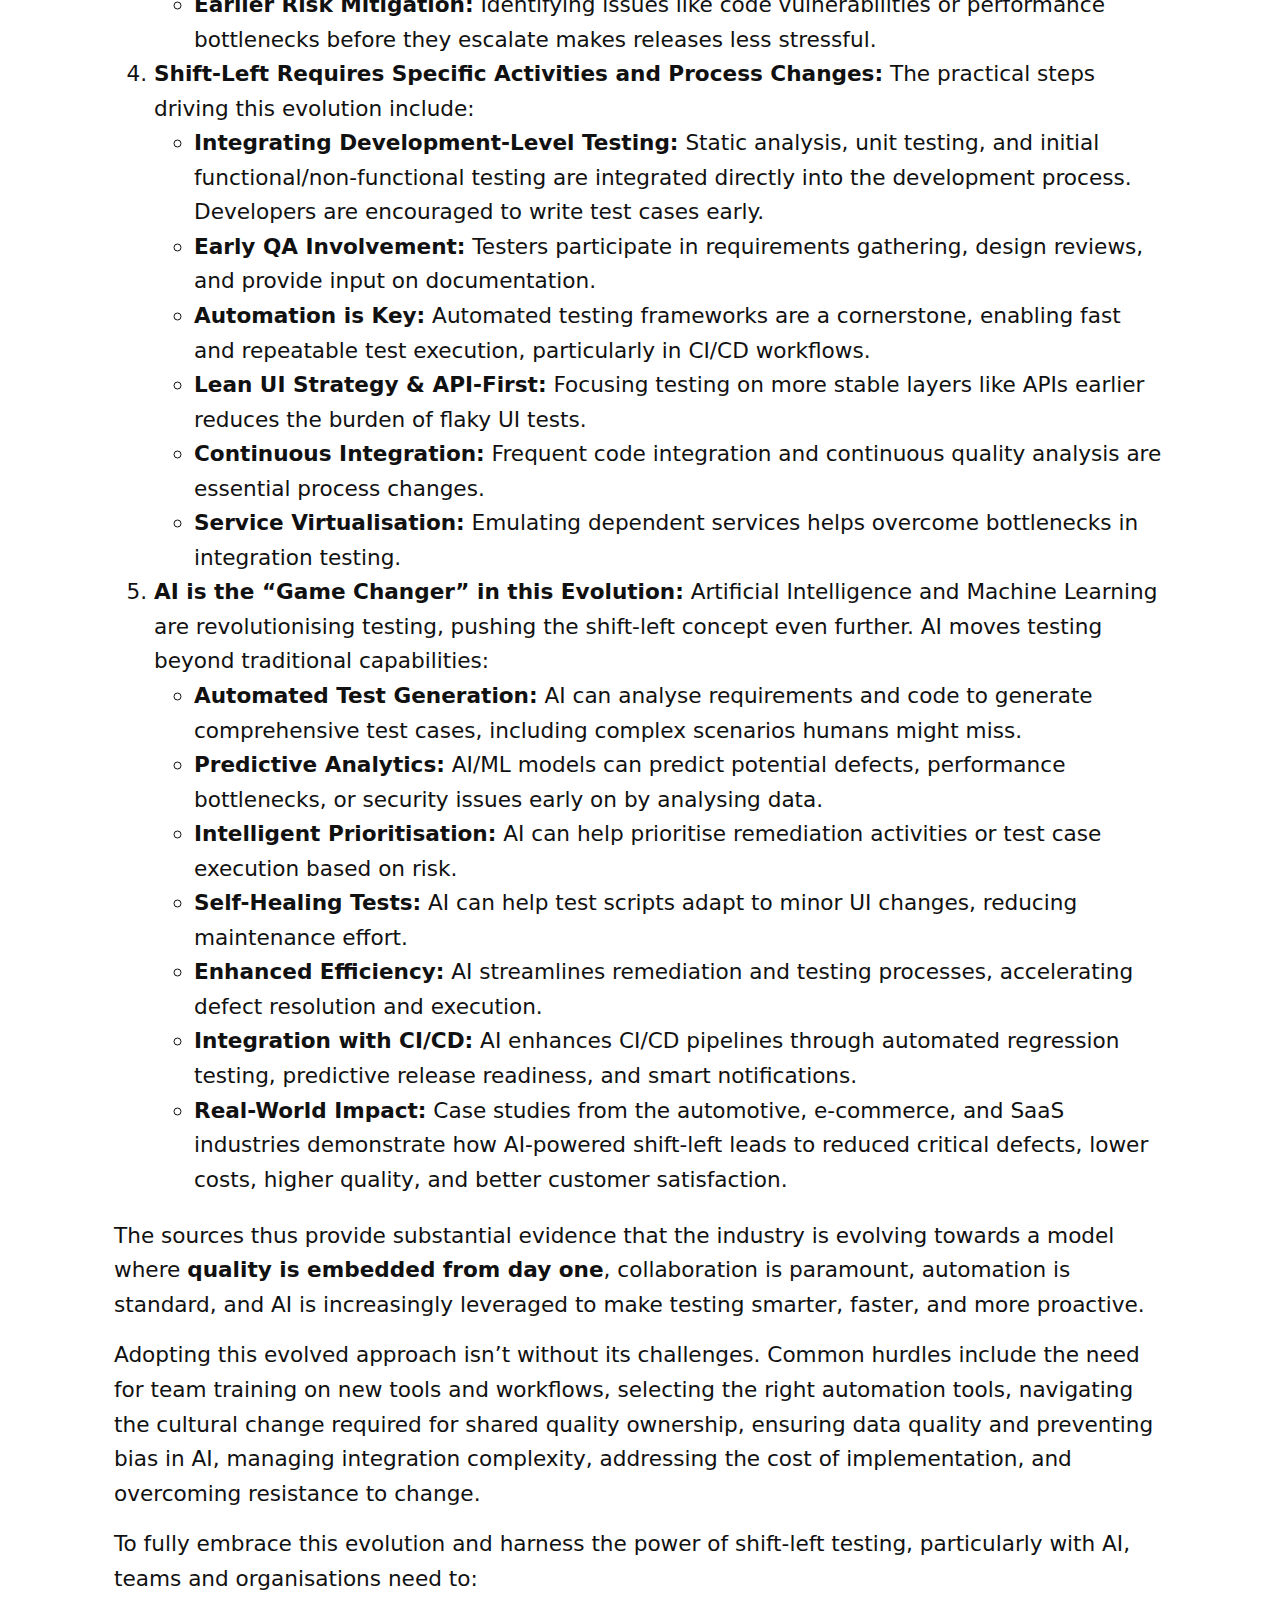
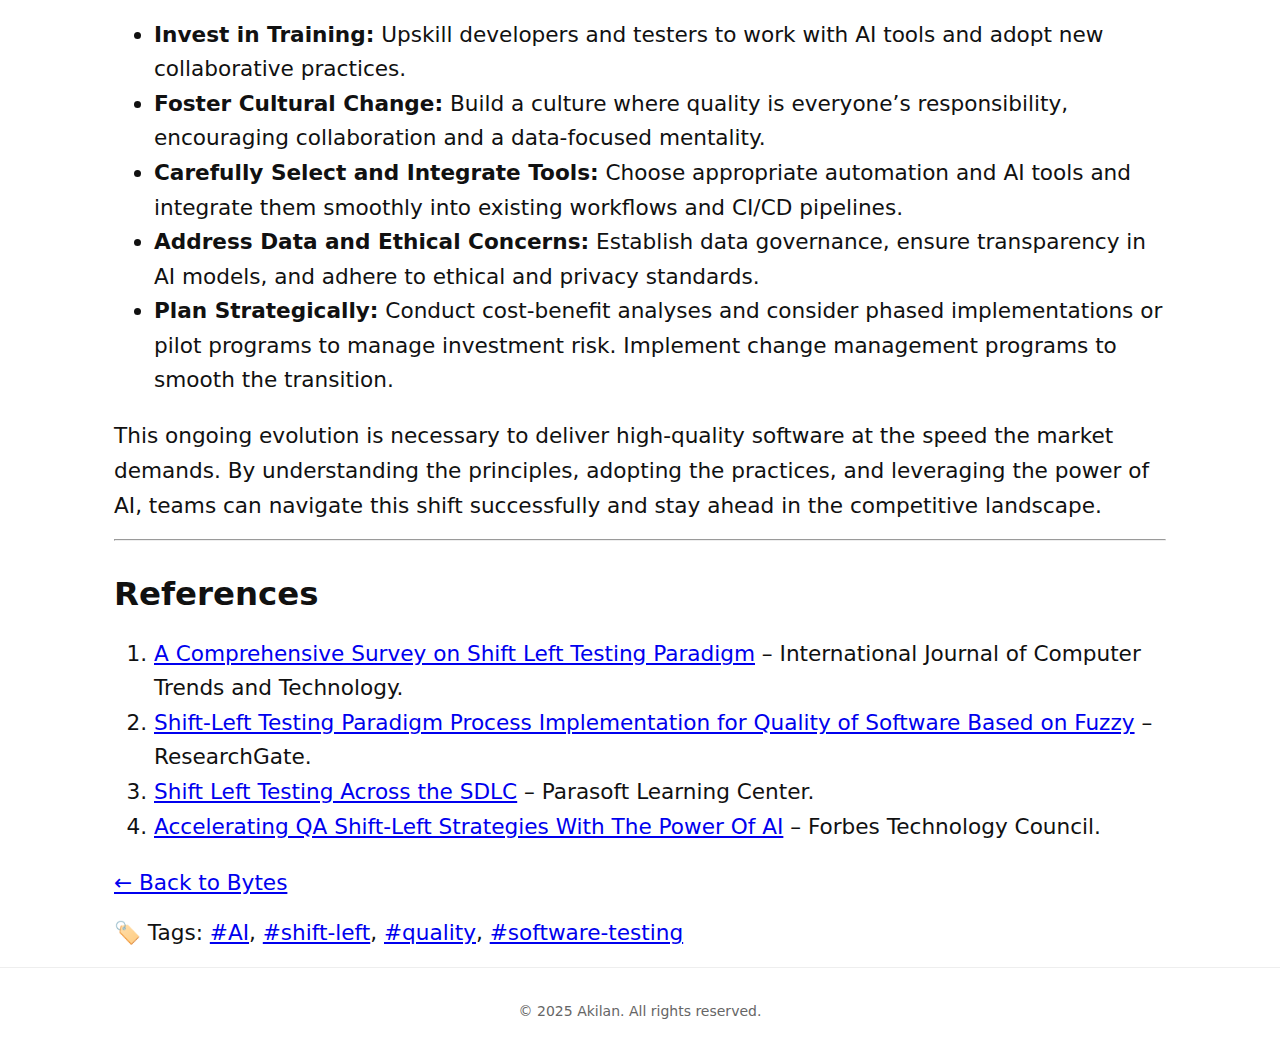
<file: posts/build-better-faster-ai.html>
<!DOCTYPE html>
<html lang="en">
<head>
  <meta charset="UTF-8" />
  <meta name="viewport" content="width=device-width, initial-scale=1" />
  <title>Build Better, Faster: AI, Shift-Left, and the Pursuit of Quality</title>
  <link rel="stylesheet" href="../assets/css/style.css" />
</head>
<body>

  <div class="page">
    <div id="header"></div>

    <main role="main" class="main-content container">
      <section class="post-main">
        <!-- <div class="blog-picture">
            <img
                src="/assets/images/Pursuit of Quality.png"
                alt="Pursuit of Quality"
            />
        </div> -->

        <article class="post-content">
    
          <p class="post-date">May 27, 2025</p>

          <h1>Build Better, Faster: AI, Shift-Left, and the Pursuit of Quality</h1>

          <p>Have you felt the shift? Not just a minor adjustment, but a fundamental re-engineering of how we build software? The demand for <strong>faster releases</strong>, increasing complexity, and <strong>unwavering quality</strong> has pushed the traditional “test at the end” approach to its breaking point. Bugs found late are costly, they slow everything down, and they risk the final product. It’s clear that the old ways no longer suffice in today’s rapid, competitive market. This is where the paradigm shift to <strong>“shift-left testing”</strong> comes into play – an evolution necessary for survival and success.</p>

          <p>My view is that the industry is fundamentally changing, moving quality upstream and embedding it throughout the development lifecycle. The sources we’ve discussed strongly support this perspective, painting a clear picture of this evolution:</p>

          <ol>
            <li>
              <p><strong>Shift-Left is More Than Just Timing; It’s a Philosophy:</strong><br />
              Shift-left testing is defined not merely as testing earlier, but as a range of strategies incorporating early testing and quality assurance throughout the SDLC. It’s a <strong>proactive approach</strong> aimed at <strong>preventing issues before they become major problems</strong>. This marks a significant shift from traditional reactive testing.</p>
            </li>
            <li>
              <p><strong>Quality Becomes a Shared Responsibility:</strong><br />
              Shift-left testing fosters collaboration and communication between development and testing teams. QA professionals get involved from the outset, providing insights during requirements gathering and design. In modern practices, testing ownership extends beyond the QA team to become a <strong>shared responsibility</strong> among developers, testers, and stakeholders. This is a key evolutionary step – moving from siloed QA to integrated Quality Engineering (QE).</p>
            </li>
            <li><strong>Tangible Benefits Drive Adoption:</strong> The reason this shift is gaining traction is due to its proven advantages:
              <ul>
                <li><strong>Cost Reduction:</strong> Catching defects early dramatically minimises the need for costly rework and refactoring later. <em>“Bugs are cheap when caught young.”</em></li>
                <li><strong>Improved Quality:</strong> Building quality in from the beginning leads to more robust, reliable, secure, and user-friendly products.</li>
                <li><strong>Faster Time to Market:</strong> Streamlining the process by preventing late-stage delays accelerates delivery.</li>
                <li><strong>Increased Test Coverage:</strong> Integrating testing early allows for a broader range of scenarios, edge cases, and functionalities to be tested thoroughly.</li>
                <li><strong>Alignment with Agile and DevOps:</strong> Shift-left fits seamlessly with these methodologies, which emphasise continuous integration, delivery, and feedback loops.</li>
                <li><strong>Increased Developer Productivity:</strong> Early feedback helps developers fix bugs quickly, allowing them to focus on writing new code faster.</li>
                <li><strong>Earlier Risk Mitigation:</strong> Identifying issues like code vulnerabilities or performance bottlenecks before they escalate makes releases less stressful.</li>
              </ul>
            </li>
            <li><strong>Shift-Left Requires Specific Activities and Process Changes:</strong> The practical steps driving this evolution include:
              <ul>
                <li><strong>Integrating Development-Level Testing:</strong> Static analysis, unit testing, and initial functional/non-functional testing are integrated directly into the development process. Developers are encouraged to write test cases early.</li>
                <li><strong>Early QA Involvement:</strong> Testers participate in requirements gathering, design reviews, and provide input on documentation.</li>
                <li><strong>Automation is Key:</strong> Automated testing frameworks are a cornerstone, enabling fast and repeatable test execution, particularly in CI/CD workflows.</li>
                <li><strong>Lean UI Strategy &amp; API-First:</strong> Focusing testing on more stable layers like APIs earlier reduces the burden of flaky UI tests.</li>
                <li><strong>Continuous Integration:</strong> Frequent code integration and continuous quality analysis are essential process changes.</li>
                <li><strong>Service Virtualisation:</strong> Emulating dependent services helps overcome bottlenecks in integration testing.</li>
              </ul>
            </li>
            <li><strong>AI is the “Game Changer” in this Evolution:</strong> Artificial Intelligence and Machine Learning are revolutionising testing, pushing the shift-left concept even further. AI moves testing beyond traditional capabilities:
              <ul>
                <li><strong>Automated Test Generation:</strong> AI can analyse requirements and code to generate comprehensive test cases, including complex scenarios humans might miss.</li>
                <li><strong>Predictive Analytics:</strong> AI/ML models can predict potential defects, performance bottlenecks, or security issues early on by analysing data.</li>
                <li><strong>Intelligent Prioritisation:</strong> AI can help prioritise remediation activities or test case execution based on risk.</li>
                <li><strong>Self-Healing Tests:</strong> AI can help test scripts adapt to minor UI changes, reducing maintenance effort.</li>
                <li><strong>Enhanced Efficiency:</strong> AI streamlines remediation and testing processes, accelerating defect resolution and execution.</li>
                <li><strong>Integration with CI/CD:</strong> AI enhances CI/CD pipelines through automated regression testing, predictive release readiness, and smart notifications.</li>
                <li><strong>Real-World Impact:</strong> Case studies from the automotive, e-commerce, and SaaS industries demonstrate how AI-powered shift-left leads to reduced critical defects, lower costs, higher quality, and better customer satisfaction.</li>
              </ul>
            </li>
          </ol>

          <p>The sources thus provide substantial evidence that the industry is evolving towards a model where <strong>quality is embedded from day one</strong>, collaboration is paramount, automation is standard, and AI is increasingly leveraged to make testing smarter, faster, and more proactive.</p>

          <p>Adopting this evolved approach isn’t without its challenges. Common hurdles include the need for team training on new tools and workflows, selecting the right automation tools, navigating the cultural change required for shared quality ownership, ensuring data quality and preventing bias in AI, managing integration complexity, addressing the cost of implementation, and overcoming resistance to change.</p>

          <p>To fully embrace this evolution and harness the power of shift-left testing, particularly with AI, teams and organisations need to:</p>

          <ul>
            <li><strong>Invest in Training:</strong> Upskill developers and testers to work with AI tools and adopt new collaborative practices.</li>
            <li><strong>Foster Cultural Change:</strong> Build a culture where quality is everyone’s responsibility, encouraging collaboration and a data-focused mentality.</li>
            <li><strong>Carefully Select and Integrate Tools:</strong> Choose appropriate automation and AI tools and integrate them smoothly into existing workflows and CI/CD pipelines.</li>
            <li><strong>Address Data and Ethical Concerns:</strong> Establish data governance, ensure transparency in AI models, and adhere to ethical and privacy standards.</li>
            <li><strong>Plan Strategically:</strong> Conduct cost-benefit analyses and consider phased implementations or pilot programs to manage investment risk. Implement change management programs to smooth the transition.</li>
          </ul>

          <p>This ongoing evolution is necessary to deliver high-quality software at the speed the market demands. By understanding the principles, adopting the practices, and leveraging the power of AI, teams can navigate this shift successfully and stay ahead in the competitive landscape.</p>

          <hr />

          <h2 id="references">References</h2>

          <ol>
            <li><a href="https://doi.org/10.14445/22312803/IJCTT-V72I12P104">A Comprehensive Survey on Shift Left Testing Paradigm</a> – International Journal of Computer Trends and Technology.</li>
            <li><a href="https://www.researchgate.net/publication/370477705_Shift-Left_Testing_Paradigm_Process_Implementation_for_Quality_of_Software_Based_on_Fuzzy">Shift-Left Testing Paradigm Process Implementation for Quality of Software Based on Fuzzy</a> – ResearchGate.</li>
            <li><a href="https://www.parasoft.com/learning-center/shift-left-testing-across-sdlc/">Shift Left Testing Across the SDLC</a> – Parasoft Learning Center.</li>
            <li><a href="https://www.forbes.com/councils/forbestechcouncil/2025/01/16/accelerating-qa-shift-left-strategies-with-the-power-of-ai/">Accelerating QA Shift-Left Strategies With The Power Of AI</a> – Forbes Technology Council.</li>
          </ol>

          <p><a href="/bytes/">← Back to Bytes</a></p>

          <p class="tags">
            🏷️ Tags:
            <a href="/tags/#ai">#AI</a>, 
            <a href="/tags/#shift-left">#shift-left</a>, 
            <a href="/tags/#quality">#quality</a>, 
            <a href="/tags/#software-testing">#software-testing</a>
          </p>

          <nav class="post-nav">
          </nav>

        </article>

      </section>
    </main>

    <div id="footer"></div>
  </div>

  <script src="../assets/js/includes.js"></script>
</body>
</html>
</file>
<file: assets/css/style.css>
/* Global reset-ish setup */
*, *::before, *::after {
  box-sizing: border-box;
}

/* Design tokens */
:root {
  --color-bg: #ffffff;
  --color-text: #111111;
  --color-brand: #0d3b66;
  --color-accent: #d35400;
  --color-accent-dark: #a84300;
  --color-border: #e5e5e5;
  --color-border-light: #eeeeee;
}

/* Base layout */
html,
body {
  height: 100%;
  margin: 0;
  padding: 0;
}

body {
  display: flex;
  flex-direction: column;
  min-height: 100vh;
  font-family: system-ui, -apple-system, BlinkMacSystemFont, "Segoe UI",
    Roboto, Helvetica, Arial, sans-serif, "Apple Color Emoji",
    "Segoe UI Emoji";
  background-color: var(--color-bg);
  color: var(--color-text);
  line-height: 1.65;
  font-size: 1rem;
}

.page {
  min-height: 100vh;
  display: flex;
  flex-direction: column;
}

/* Layout helpers */
.container {
  max-width: 1100px;
  margin: 0 auto;
  padding: 0 1.5rem;
}

.main-content {
  padding-top: 3rem;
  flex: 1;
}

/* Header / nav */
.site-header {
  width: 100%;
  border-bottom: 1px solid var(--color-border);
  padding: 1rem 0;
}

.nav-container {
  display: flex;
  justify-content: space-between;
  align-items: center;
}

.site-name {
  font-size: 2.5rem;
  font-weight: 800;
  color: var(--color-brand);
  text-decoration: none;
  text-transform: uppercase;
  letter-spacing: 0.1em;
  margin: 0;
  line-height: 1;
  padding-top: 0.15em;
  padding-bottom: 0.15em;
}

.site-header nav ul {
  display: flex;
  gap: 2rem;
  list-style: none;
  margin: 0;
  padding: 0;
}

.site-header nav a {
  font-size: 1.4rem;
  font-weight: 600;
  color: var(--color-accent);
  text-decoration: none;
  border-bottom: 2px solid transparent;
  padding-bottom: 0.2rem;
  transition: color 0.25s ease, border-color 0.2s ease;
}

/* Hover + focus states */
.site-header nav a:hover,
.site-header nav a:focus {
  color: var(--color-accent-dark);
  border-color: var(--color-accent-dark);
}

.site-header nav a:focus-visible {
  outline: 2px solid currentColor;
  outline-offset: 2px;
}

/* Typography */
h1,
h2,
h3,
h4 {
  font-weight: 600;
  line-height: 1.3;
  margin-top: 2rem;
  margin-bottom: 0.8rem;
}

p {
  margin: 1rem 0;
}

/* About page layout */
.about-layout {
  display: flex;
  gap: 3rem;
  align-items: flex-start;
  margin: 0 auto;
}

.about-text {
  flex: 1 1 450px;
  font-size: 1.35rem;
  line-height: 1.6;
}

.about-photo {
  flex: 0 0 250px;
  display: flex;
  justify-content: center;
}

.profile-photo {
  width: 100%;
  max-width: 250px;
  border-radius: 50%;
  object-fit: cover;
  box-shadow: 0 0 10px rgba(0, 0, 0, 0.1);
}

/* Bytes page */
.bytes-section {
  margin-bottom: 3rem;
  text-align: left;
}

.bytes-list {
  list-style: none;
  margin: 0;
  padding: 0;
  text-align: left;
}

.bytes-item {
  margin-bottom: 1.25rem;
}

.bytes-item a {
  font-size: 1.35rem;
  font-weight: 600;
  color: #0066cc; /* left as-is to preserve look */
  text-decoration: double;
}

.bytes-item a:hover {
  text-decoration: underline;
}

.bytes-date {
  display: inline-block;
  margin-left: 0.5rem;
  font-size: 0.9rem;
  color: var(--color-text);
}

/* Blog image / post content */
.blog-picture {
  max-width: 480px;
  margin: 0 auto 2rem;
}

.blog-picture img {
  width: 100%;
  aspect-ratio: 16 / 9;
  object-fit: cover;
  border-radius: 8px;
  display: block;
}

.post-content {
  font-size: 1.35rem;
  line-height: 1.6;
  margin: 1rem 0;
}

/* Footer */
.site-footer {
  width: 100%;
  margin-top: auto;
  padding: 1rem 0;
  border-top: 1px solid var(--color-border-light);
  color: #666666;
  font-size: 0.875rem;
  text-align: center;
}

/* Mobile */
@media (max-width: 700px) {
  /* HEADER */
  .nav-container {
    flex-direction: column;
    align-items: center;
    gap: 0.75rem;
    text-align: center;
  }

  .site-name {
    font-size: 2.2rem;
    letter-spacing: 0.08em;
    padding-top: 0.1em;
    padding-bottom: 0.1em;
  }

  .site-header nav ul {
    display: flex;
    flex-wrap: wrap;
    justify-content: center;
    gap: 1rem;
    padding: 0;
    margin: 0;
  }

  .site-header nav a {
    font-size: 1.05rem;
  }

  /* ABOUT SECTION */
  .about-layout {
    flex-direction: column;
    align-items: center;
    text-align: center;
    gap: 1.5rem;
  }

  .about-text {
    max-width: 38rem;
  }

  .about-photo {
    order: -1;
    margin: 0 0 1.5rem 0;
    display: flex;
    justify-content: center;
    width: 100%;
  }

  .profile-photo {
    margin: 0 auto;
  }
}
</file>
<file: css/style.css>
/* Reset and base styles */
html, body {
  height: 100%;
  margin: 0;
  padding: 0;
  font-family: system-ui, -apple-system, BlinkMacSystemFont, "Segoe UI", Roboto,
    Helvetica, Arial, sans-serif, "Apple Color Emoji", "Segoe UI Emoji";
  background-color: #fff;
  color: #111;
  display: flex;
  flex-direction: column;
  min-height: 100vh;
}

body {
  display: flex;
  flex-direction: column;
  flex-grow: 1;
}

/* Nav container */
.nav-container {
  display: flex;
  justify-content: space-between;
  align-items: center;
  max-width: 1100px;
  margin: 0 auto;
  padding: 1rem 1.5rem;
}

/* Site title - BIGGER font size */
.site-name {
  font-size: 5.5rem;        /* Increased for desktop */
  font-weight: 1100;
  color: #0d3b66;              /* Dark color */
  text-decoration: none;
  line-height: 1.1;
  margin: 0;
  letter-spacing: 0.1em;
  text-transform: uppercase;    /* Slightly spaced letters */
}

/* Nav links with consistent size but smaller than title */
.site-nav a {
  font-size: 1.5rem;        /* Nav link size */
  font-weight: 600;
  color: #d35400;           /* Burnt orange accent */
  text-decoration: none;
  line-height: 1.4;
  border-bottom: 2px solid transparent;
  padding-bottom: 0.2rem;
  transition: color 0.3s ease, border-color 0.15s ease-in-out;
}

/* Nav list layout */
.site-nav ul {
  display: flex;
  gap: 2rem;
  list-style: none;
  margin: 0;
  padding: 0;
}

.site-nav li {
  flex: 0 0 auto;
}

.site-nav a:hover,
.site-nav a:focus {
  color: #a84300;           /* Darker burnt orange on hover/focus */
  border-color: #a84300;    /* Match border bottom on hover/focus */
  outline: none;
}

/* Main content layout for homepage */
.main-content {
  display: flex;
  max-width: 1100px;
  margin: 3rem auto;
  gap: 3rem;
  align-items: flex-start;
  padding: 0 1rem;
  flex-wrap: wrap;
  flex-grow: 1;
}

/* About text on left */
.main-content .about-text {
  flex: 1 1 400px;
  font-size: 1.5rem;        /* Match with nav */
  color: #333;
  line-height: 1.6;
}

/* Profile photo on right */
.main-content .profile-photo {
  flex: 0 0 250px;
  max-width: 250px;
  border-radius: 50%;
  box-shadow: 0 0 10px rgba(0,0,0,0.1);
  object-fit: cover;
  width: 100%;
  height: auto;
  align-self: center;
}

/* Footer styling */
.site-footer {
  flex-shrink: 0;
  text-align: center;
  padding: 1rem 0;
  font-size: 0.875rem;
  color: #666;
  border-top: 1px solid #eee;
  margin-top: auto;
}

/* Responsive for smaller screens */
@media (max-width: 700px) {
  .main-content {
    flex-direction: column;
    text-align: center;
  }

  .main-content .profile-photo {
    order: -1;
    margin-top: 0;
    margin-bottom: 1.5rem;
    margin-left: auto;
    margin-right: auto;
  }

  .nav-container {
    flex-direction: column;
    gap: 1rem;
  }

  /* Keep nav links in a row on mobile with smaller font size */
  .site-nav ul {
    display: flex;
    flex-wrap: nowrap;
    overflow-x: auto;
    gap: 1.2rem;
    justify-content: center;
    padding: 0;
    margin: 0;
    list-style: none;
    width: 100%;
  }

  .site-nav li {
    flex: 0 0 auto;
  }

  .site-nav a {
    font-size: 1.2rem;        /* Slightly smaller nav links */
    white-space: nowrap;
    padding-bottom: 0.2rem;
    color: #d35400;           /* Burnt orange accent on mobile */
  }

  .site-nav a:hover,
  .site-nav a:focus {
    color: #a84300;           /* Darker burnt orange on hover/focus on mobile */
    border-color: #a84300;
  }

  /* Slightly smaller but still big title on mobile */
  .site-name {
    font-size: 2.5rem;
    letter-spacing: 0.08em;
  }
}
</file>
